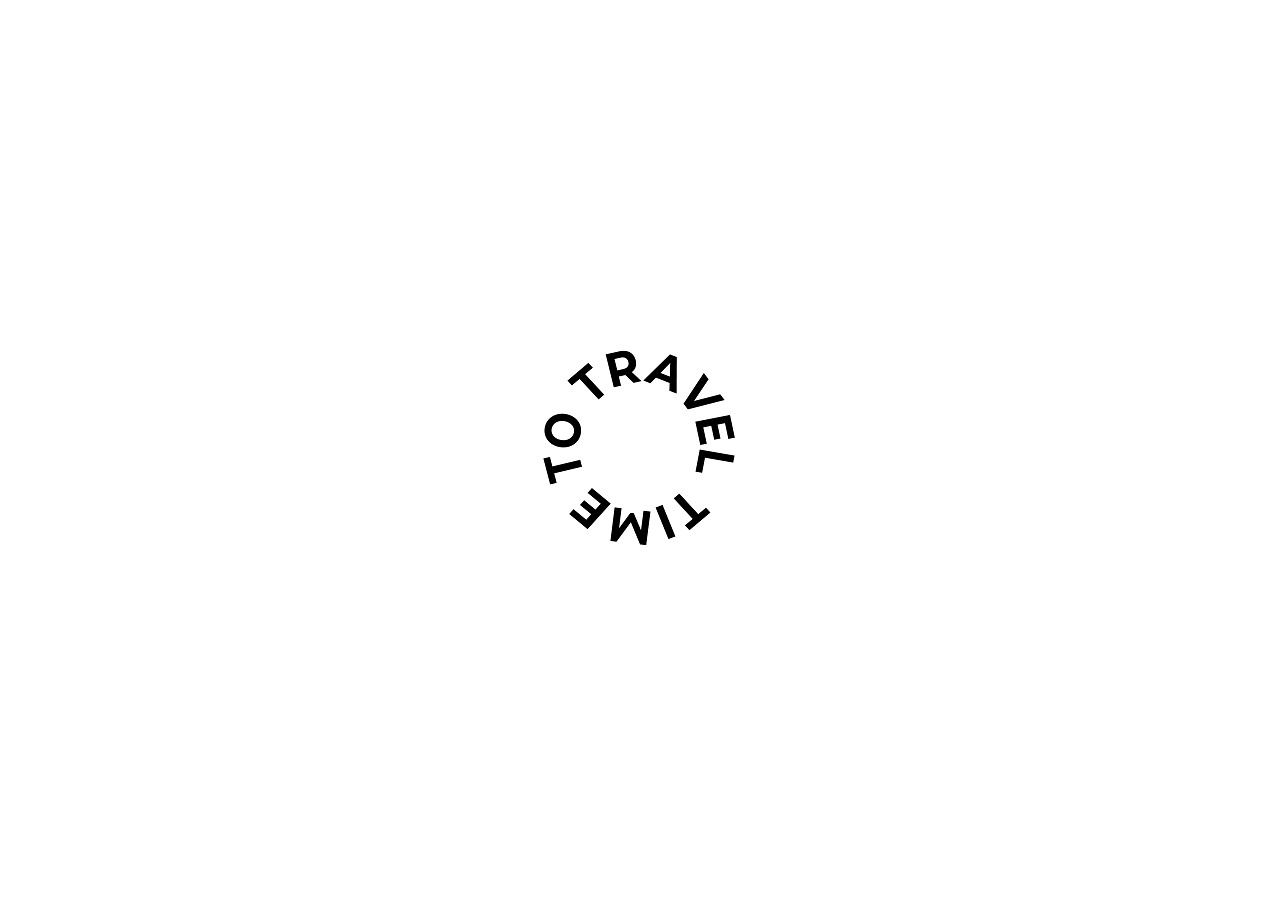
<file: index.html>
<!DOCTYPE html>
<html lang="ru">

<head>

	<meta charset="utf-8">
	<!-- <base href="/"> -->

	<title>Travel Company</title>
	<meta name="description" content="">

	<meta http-equiv="X-UA-Compatible" content="IE=edge">
	<meta name="viewport" content="width=device-width, initial-scale=1, maximum-scale=1">

	<!-- Template Basic Images Start -->
	<meta property="og:image" content="path/to/image.jpg">
	<link rel="icon" href="img/favicon/favicon.ico">
	<link rel="apple-touch-icon" sizes="180x180" href="img/favicon/apple-touch-icon-180x180.png">
	<!-- Template Basic Images End -->

	<!-- Custom Browsers Color Start -->
	<meta name="theme-color" content="#000">
	<!-- Custom Browsers Color End -->

	<link rel="stylesheet" href="css/main.min.css">

</head>

<body>

	<!-- Custom HTML -->
<div class="logo"><img class="img-responsive" src="img/logo-white.png" alt="travel logo"></div>
<div class="humburger">
	<div id="toggle">
    <div class="span" id="one"></div>
    <!-- <div class="span" id="two"></div> -->
    <div class="span" id="three"></div>
	</div>
</div>

<div class="preloader">
	<img src="img/logo2.png" alt="logo travel">
</div>

<div class="socials-icon">
	<a href="#"><i class="fab fa-facebook-f"></i></a>
	<a href="#"><i class="fab fa-instagram"></i></a>
	<a href="#"><i class="fab fa-twitter"></i></a>
</div>

	<main class="main-content" style="background-image: url(img/bg.jpg);">
		<header>
			<div class="header-composition">
				<h1>Summer is time to travel</h1>
				<p>We are big travel company, and we want help you to stay happy</p>
			</div>
		</header>
	</main>

<div class="overlay">
	<ul class="menu">
		<li><a href="index.html">Home</a></li>
		<li><a href="offers.html">Offers</a></li>
		<li><a href="about.html">About</a></li>
	</ul>
</div>

<div id="options-panel" class="options">
	<input type="text" placeholder="Travel Type" >
	<input type="text" placeholder="Destination" >
	<input type="date" placeholder="Date">
	<input type="number" placeholder="Price">
	<button id="btn-ok"><img src="img/search.png" alt="search"></button>
</div>

	<script src="js/scripts.min.js"></script>

</body>
</html>
</file>
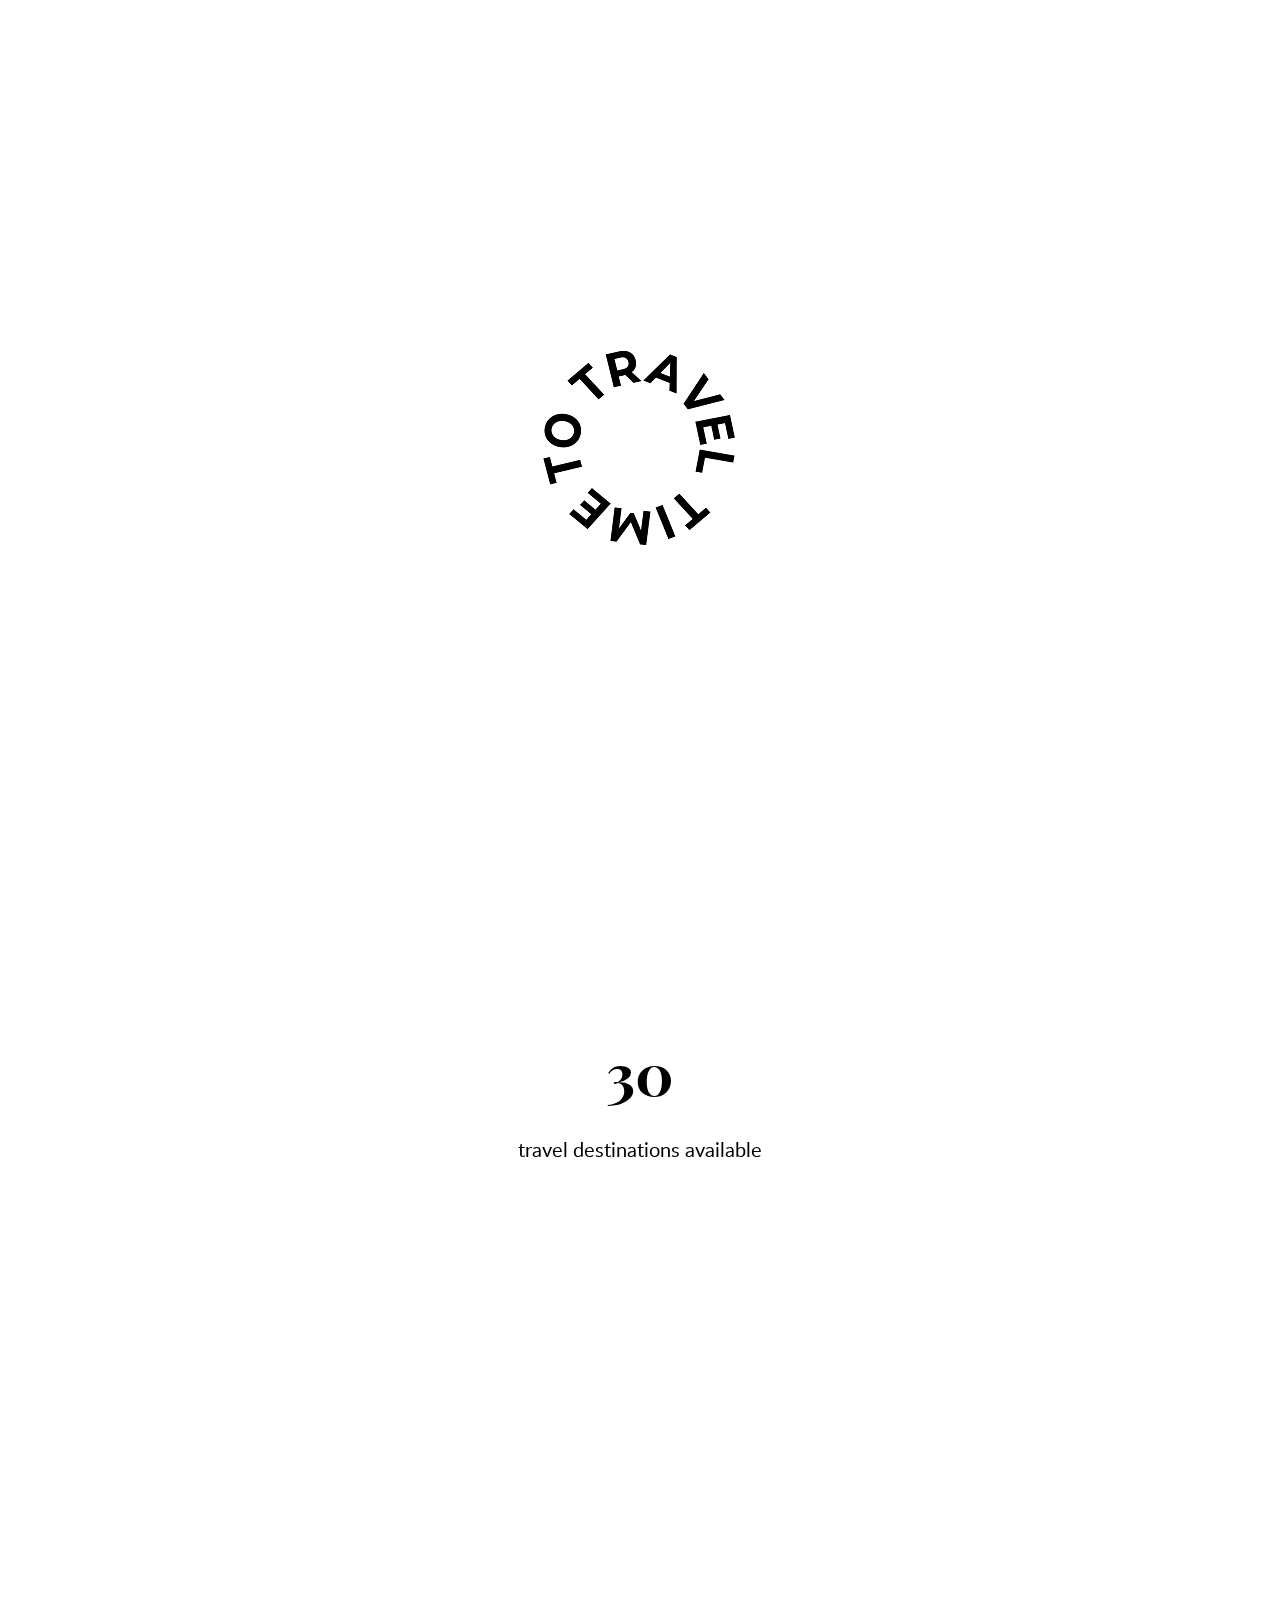
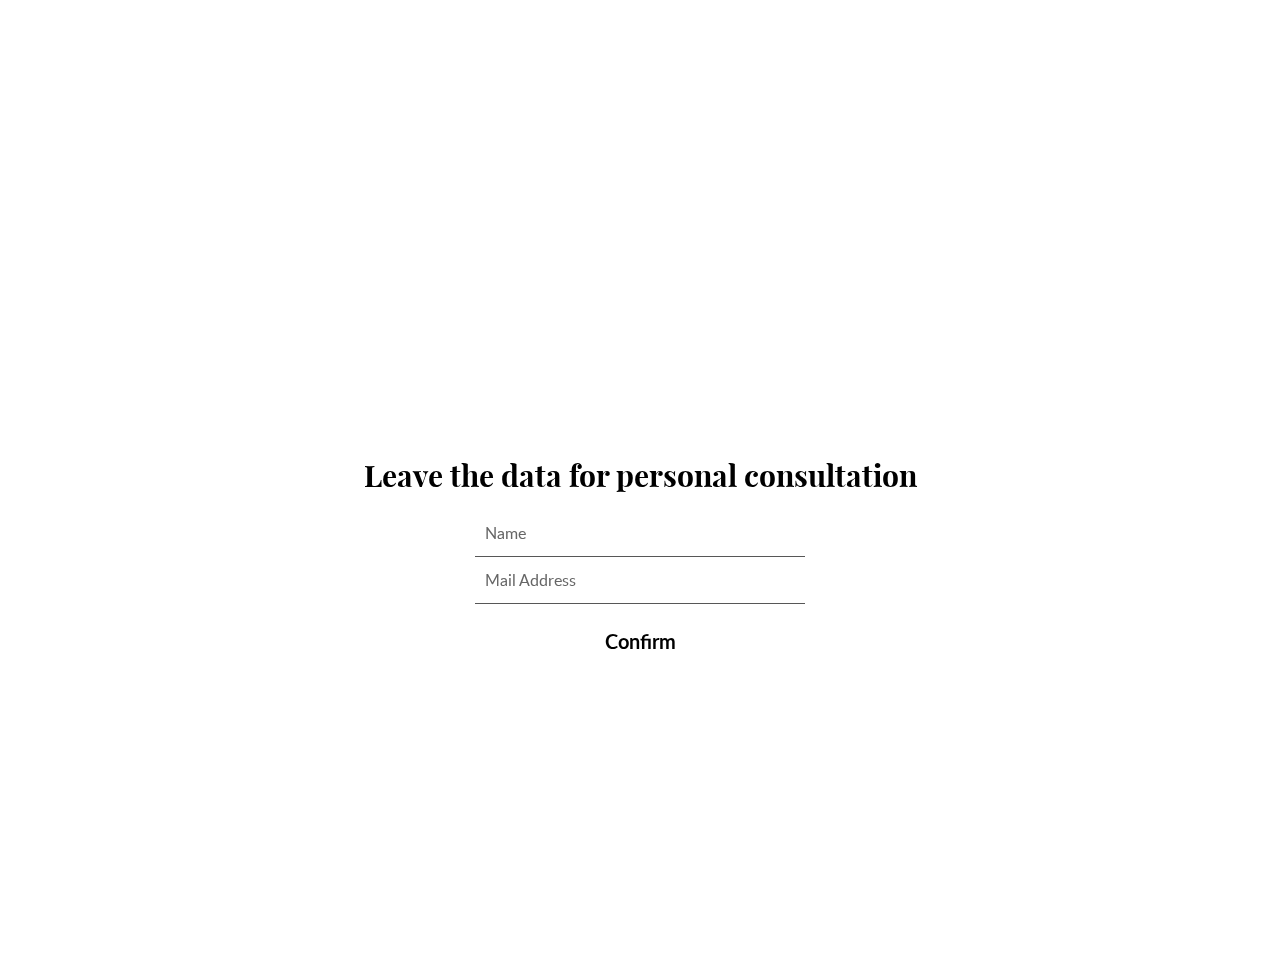
<file: about.html>
<!DOCTYPE html>
<html lang="ru">

<head>

	<meta charset="utf-8">
	<!-- <base href="/"> -->

	<title>Travel Company</title>
	<meta name="description" content="">

	<meta http-equiv="X-UA-Compatible" content="IE=edge">
	<meta name="viewport" content="width=device-width, initial-scale=1, maximum-scale=1">

	<!-- Template Basic Images Start -->
	<meta property="og:image" content="path/to/image.jpg">
	<link rel="icon" href="img/favicon/favicon.ico">
	<link rel="apple-touch-icon" sizes="180x180" href="img/favicon/apple-touch-icon-180x180.png">
	<!-- Template Basic Images End -->

	<!-- Custom Browsers Color Start -->
	<meta name="theme-color" content="#000">
	<!-- Custom Browsers Color End -->

	<link rel="stylesheet" href="css/main.min.css">

</head>

<body class="is-about">

	<!-- Custom HTML -->
  <div class="logo"><img class="img-responsive" src="img/logo.png" alt="travel logo"></div>

  <div class="preloader">
  	<img src="img/logo2.png" alt="logo travel">
  </div>


  <div class="humburger">
  	<div id="toggle">
      <div class="span" id="one"></div>
      <!-- <div class="span" id="two"></div> -->
      <div class="span" id="three"></div>
  	</div>
  </div>

  <div class="overlay">
  	<ul class="menu">
  		<li><a href="index.html">Home</a></li>
  		<li><a href="offers.html">Offers</a></li>
  		<li><a href="about.html">About</a></li>
  	</ul>
  </div>

  <header class="main-header-about">
    <h2>We work for you</h2>
    <button id="btn-down">
      <img src="img/arrow_down.svg" alt="travel navigation">
    </button>
  </header>

  <section class="s-clients">
    <h4 class="h4">3457</h4>
    <p> clients have already taken advantage of our travel services</p>
  </section>

  <section class="s-team" style="background-image: url(img/team.jpg)">
    <div class="text-photo">
      <p>Our team is a
      highly skilled
      staff who is
      always ready
      to help you</p>
    </div>
  </section>

  <section class="s-destination">
    <h4 class="h4">30</h4>
    <p>travel destinations available</p>
  </section>

  <section class="s-personal" style="background-image: url(img/personal.jpg)">
    <div class="text-photo">
      <p>The personal
          approach we
          offer to every
          person will
          help you find
          the best option
          for a trip</p>
    </div>
  </section>

  <section class="s-data">
    <h4 class="h4">Leave the data for personal consultation</h4>
    <input type="text" placeholder="Name">
    <input type="text" placeholder="Mail Address">
    <button id="btn-confirm">Confirm</button>
  </section>

  <footer class="foooter-about">
    <div class="footer-composition">

      <div class="address-box">
        <p><strong>Address: </strong>Warshaw, Elton 34</p>
        <p><strong>Phone: </strong>+480 456 56 56</p>
        <p><strong>Mail: </strong>Office@travel.com</p>
      </div>
      <div class="logo-footer"><img class="img-responsive" src="img/logo.png" alt="travel logo"></div>
      <div class="socials">
      	<a href="#"><i class="fab fa-facebook-f"></i></a>
      	<a href="#"><i class="fab fa-instagram"></i></a>
      	<a href="#"><i class="fab fa-twitter"></i></a>
      </div>

    </div>
  </footer>

	<script src="js/scripts.min.js"></script>

</body>
</html>
</file>
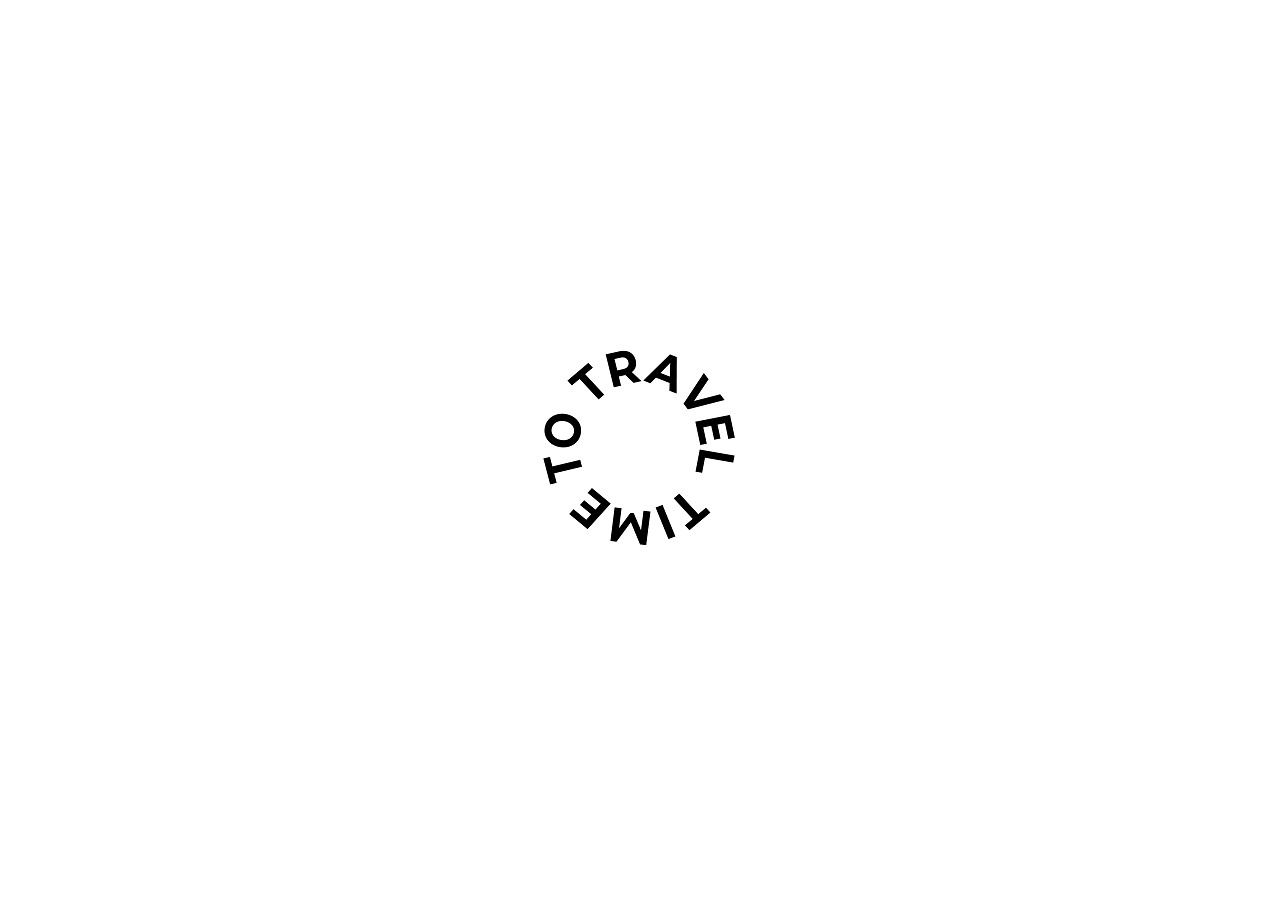
<file: offers.html>
<!DOCTYPE html>
<html lang="ru">

<head>

	<meta charset="utf-8">
	<!-- <base href="/"> -->

	<title>Travel Company</title>
	<meta name="description" content="">

	<meta http-equiv="X-UA-Compatible" content="IE=edge">
	<meta name="viewport" content="width=device-width, initial-scale=1, maximum-scale=1">

	<!-- Template Basic Images Start -->
	<meta property="og:image" content="path/to/image.jpg">
	<link rel="icon" href="img/favicon/favicon.ico">
	<link rel="apple-touch-icon" sizes="180x180" href="img/favicon/apple-touch-icon-180x180.png">
	<!-- Template Basic Images End -->

	<!-- Custom Browsers Color Start -->
	<meta name="theme-color" content="#000">
	<!-- Custom Browsers Color End -->

	<link rel="stylesheet" href="css/main.min.css">

</head>

<body>

	<!-- Custom HTML -->
<div class="logo"><img class="img-responsive" src="img/logo.png" alt="travel logo"></div>

<div class="preloader">
	<img src="img/logo2.png" alt="logo travel">
</div>


<div class="humburger">
	<div id="toggle">
    <div class="span" id="one"></div>
    <!-- <div class="span" id="two"></div> -->
    <div class="span" id="three"></div>
	</div>
</div>

<div class="owl-container-offers">
	<div class="owl-carousel-offers owl-carousel owl-theme">

	    <div class="item">

				<div class="img" style="background-image: url(img/Singapore2.jpg)">
					<h2 class="h2">Singapore</h2>
	    	</div>
				<div class="whitebox"></div>
				<div class="link">
					<div class="text-part">
						<span>Singapore</span>
						<h3 class="h3">Magic of beauty</h3>
						<p>Lorem ipsum dolor sit amet, consectetur adipisicing elit. Perspiciatis excepturi, autem provident debitis labore harum perferendis totam, ea quod! Veritatis maiores excepturi voluptatum</p>
					</div>
					<div class="link-part" href="#" style="background-image: url(img/Singapore1.jpg);">
						<a href="#" class="linka"><img src="img/search-white.png" alt=""></a>
					</div>
				</div>

			</div>

			<div class="item">

				<div class="img" style="background-image: url(img/Istanbul2.jpg)">
					<h2 class="h2">Istanbul</h2>
	    	</div>
				<div class="whitebox"></div>
				<div class="link">
					<div class="text-part">
						<span>Istanbul, <strong>Turkey</strong></span>
						<h3 class="h3">New perspective</h3>
						<p>Lorem ipsum dolor sit amet, consectetur adipisicing elit. Perspiciatis excepturi, autem provident debitis labore harum perferendis totam, ea quod! Veritatis maiores excepturi voluptatum</p>
					</div>
					<div class="link-part" href="#" style="background-image: url(img/Istanbul3.jpg);">
						<a href="#" class="linka"><img src="img/search-white.png" alt=""></a>
					</div>
				</div>

			</div>

			<div class="item">

				<div class="img" style="background-image: url(img/Bangkok3.jpg)">
					<h2 class="h2">Bangkok</h2>

	    	</div>
				<div class="whitebox"></div>
				<div class="link">
					<div class="text-part">
						<span>Bangkok, <strong>Thailand</strong></span>
						<h3 class="h3">Another culture</h3>
						<p>Lorem ipsum dolor sit amet, consectetur adipisicing elit. Perspiciatis excepturi, autem provident debitis labore harum perferendis totam, ea quod! Veritatis maiores excepturi voluptatum</p>
					</div>

					<div class="link-part" href="#" style="background-image: url(img/Bangkok4.jpg);">
						<a href="#" class="linka"><img src="img/search-white.png" alt=""></a>
					</div>
				</div>

			</div>
</div>

<div class="overlay">
	<ul class="menu">
		<li><a href="index.html">Home</a></li>
		<li><a href="offers.html">Offers</a></li>
		<li><a href="about.html">About</a></li>
	</ul>
</div>

	<script src="js/scripts.min.js"></script>

</body>
</html>
</file>
<file: css/main.min.css>
.fa,.fab,.fal,.far,.fas{-moz-osx-font-smoothing:grayscale;-webkit-font-smoothing:antialiased;display:inline-block;font-style:normal;font-variant:normal;text-rendering:auto;line-height:1}.fa-lg{font-size:1.33333em;line-height:.75em;vertical-align:-.0667em}.fa-xs{font-size:.75em}.fa-sm{font-size:.875em}.fa-1x{font-size:1em}.fa-2x{font-size:2em}.fa-3x{font-size:3em}.fa-4x{font-size:4em}.fa-5x{font-size:5em}.fa-6x{font-size:6em}.fa-7x{font-size:7em}.fa-8x{font-size:8em}.fa-9x{font-size:9em}.fa-10x{font-size:10em}.fa-fw{text-align:center;width:1.25em}.fa-ul{list-style-type:none;margin-left:2.5em;padding-left:0}.fa-ul>li{position:relative}.fa-li{left:-2em;position:absolute;text-align:center;width:2em;line-height:inherit}.fa-border{border:.08em solid #eee;border-radius:.1em;padding:.2em .25em .15em}.fa-pull-left{float:left}.fa-pull-right{float:right}.fa.fa-pull-left,.fab.fa-pull-left,.fal.fa-pull-left,.far.fa-pull-left,.fas.fa-pull-left{margin-right:.3em}.fa.fa-pull-right,.fab.fa-pull-right,.fal.fa-pull-right,.far.fa-pull-right,.fas.fa-pull-right{margin-left:.3em}.fa-spin{animation:a 2s infinite linear}.fa-pulse{animation:a 1s infinite steps(8)}@keyframes a{0%{transform:rotate(0)}to{transform:rotate(1turn)}}.fa-rotate-90{transform:rotate(90deg)}.fa-rotate-180{transform:rotate(180deg)}.fa-rotate-270{transform:rotate(270deg)}.fa-flip-horizontal{transform:scaleX(-1)}.fa-flip-vertical{transform:scaleY(-1)}.fa-flip-horizontal.fa-flip-vertical{transform:scale(-1)}:root .fa-flip-horizontal,:root .fa-flip-vertical,:root .fa-rotate-180,:root .fa-rotate-270,:root .fa-rotate-90{-webkit-filter:none;filter:none}.fa-stack{display:inline-block;height:2em;line-height:2em;position:relative;vertical-align:middle;width:2em}.fa-stack-1x,.fa-stack-2x{left:0;position:absolute;text-align:center;width:100%}.fa-stack-1x{line-height:inherit}.fa-stack-2x{font-size:2em}.fa-inverse{color:#fff}.fa-500px:before{content:"\f26e"}.fa-accessible-icon:before{content:"\f368"}.fa-accusoft:before{content:"\f369"}.fa-address-book:before{content:"\f2b9"}.fa-address-card:before{content:"\f2bb"}.fa-adjust:before{content:"\f042"}.fa-adn:before{content:"\f170"}.fa-adversal:before{content:"\f36a"}.fa-affiliatetheme:before{content:"\f36b"}.fa-algolia:before{content:"\f36c"}.fa-align-center:before{content:"\f037"}.fa-align-justify:before{content:"\f039"}.fa-align-left:before{content:"\f036"}.fa-align-right:before{content:"\f038"}.fa-allergies:before{content:"\f461"}.fa-amazon:before{content:"\f270"}.fa-amazon-pay:before{content:"\f42c"}.fa-ambulance:before{content:"\f0f9"}.fa-american-sign-language-interpreting:before{content:"\f2a3"}.fa-amilia:before{content:"\f36d"}.fa-anchor:before{content:"\f13d"}.fa-android:before{content:"\f17b"}.fa-angellist:before{content:"\f209"}.fa-angle-double-down:before{content:"\f103"}.fa-angle-double-left:before{content:"\f100"}.fa-angle-double-right:before{content:"\f101"}.fa-angle-double-up:before{content:"\f102"}.fa-angle-down:before{content:"\f107"}.fa-angle-left:before{content:"\f104"}.fa-angle-right:before{content:"\f105"}.fa-angle-up:before{content:"\f106"}.fa-angry:before{content:"\f556"}.fa-angrycreative:before{content:"\f36e"}.fa-angular:before{content:"\f420"}.fa-app-store:before{content:"\f36f"}.fa-app-store-ios:before{content:"\f370"}.fa-apper:before{content:"\f371"}.fa-apple:before{content:"\f179"}.fa-apple-pay:before{content:"\f415"}.fa-archive:before{content:"\f187"}.fa-archway:before{content:"\f557"}.fa-arrow-alt-circle-down:before{content:"\f358"}.fa-arrow-alt-circle-left:before{content:"\f359"}.fa-arrow-alt-circle-right:before{content:"\f35a"}.fa-arrow-alt-circle-up:before{content:"\f35b"}.fa-arrow-circle-down:before{content:"\f0ab"}.fa-arrow-circle-left:before{content:"\f0a8"}.fa-arrow-circle-right:before{content:"\f0a9"}.fa-arrow-circle-up:before{content:"\f0aa"}.fa-arrow-down:before{content:"\f063"}.fa-arrow-left:before{content:"\f060"}.fa-arrow-right:before{content:"\f061"}.fa-arrow-up:before{content:"\f062"}.fa-arrows-alt:before{content:"\f0b2"}.fa-arrows-alt-h:before{content:"\f337"}.fa-arrows-alt-v:before{content:"\f338"}.fa-assistive-listening-systems:before{content:"\f2a2"}.fa-asterisk:before{content:"\f069"}.fa-asymmetrik:before{content:"\f372"}.fa-at:before{content:"\f1fa"}.fa-atlas:before{content:"\f558"}.fa-audible:before{content:"\f373"}.fa-audio-description:before{content:"\f29e"}.fa-autoprefixer:before{content:"\f41c"}.fa-avianex:before{content:"\f374"}.fa-aviato:before{content:"\f421"}.fa-award:before{content:"\f559"}.fa-aws:before{content:"\f375"}.fa-backspace:before{content:"\f55a"}.fa-backward:before{content:"\f04a"}.fa-balance-scale:before{content:"\f24e"}.fa-ban:before{content:"\f05e"}.fa-band-aid:before{content:"\f462"}.fa-bandcamp:before{content:"\f2d5"}.fa-barcode:before{content:"\f02a"}.fa-bars:before{content:"\f0c9"}.fa-baseball-ball:before{content:"\f433"}.fa-basketball-ball:before{content:"\f434"}.fa-bath:before{content:"\f2cd"}.fa-battery-empty:before{content:"\f244"}.fa-battery-full:before{content:"\f240"}.fa-battery-half:before{content:"\f242"}.fa-battery-quarter:before{content:"\f243"}.fa-battery-three-quarters:before{content:"\f241"}.fa-bed:before{content:"\f236"}.fa-beer:before{content:"\f0fc"}.fa-behance:before{content:"\f1b4"}.fa-behance-square:before{content:"\f1b5"}.fa-bell:before{content:"\f0f3"}.fa-bell-slash:before{content:"\f1f6"}.fa-bezier-curve:before{content:"\f55b"}.fa-bicycle:before{content:"\f206"}.fa-bimobject:before{content:"\f378"}.fa-binoculars:before{content:"\f1e5"}.fa-birthday-cake:before{content:"\f1fd"}.fa-bitbucket:before{content:"\f171"}.fa-bitcoin:before{content:"\f379"}.fa-bity:before{content:"\f37a"}.fa-black-tie:before{content:"\f27e"}.fa-blackberry:before{content:"\f37b"}.fa-blender:before{content:"\f517"}.fa-blind:before{content:"\f29d"}.fa-blogger:before{content:"\f37c"}.fa-blogger-b:before{content:"\f37d"}.fa-bluetooth:before{content:"\f293"}.fa-bluetooth-b:before{content:"\f294"}.fa-bold:before{content:"\f032"}.fa-bolt:before{content:"\f0e7"}.fa-bomb:before{content:"\f1e2"}.fa-bong:before{content:"\f55c"}.fa-book:before{content:"\f02d"}.fa-book-open:before{content:"\f518"}.fa-bookmark:before{content:"\f02e"}.fa-bowling-ball:before{content:"\f436"}.fa-box:before{content:"\f466"}.fa-box-open:before{content:"\f49e"}.fa-boxes:before{content:"\f468"}.fa-braille:before{content:"\f2a1"}.fa-briefcase:before{content:"\f0b1"}.fa-briefcase-medical:before{content:"\f469"}.fa-broadcast-tower:before{content:"\f519"}.fa-broom:before{content:"\f51a"}.fa-brush:before{content:"\f55d"}.fa-btc:before{content:"\f15a"}.fa-bug:before{content:"\f188"}.fa-building:before{content:"\f1ad"}.fa-bullhorn:before{content:"\f0a1"}.fa-bullseye:before{content:"\f140"}.fa-burn:before{content:"\f46a"}.fa-buromobelexperte:before{content:"\f37f"}.fa-bus:before{content:"\f207"}.fa-bus-alt:before{content:"\f55e"}.fa-buysellads:before{content:"\f20d"}.fa-calculator:before{content:"\f1ec"}.fa-calendar:before{content:"\f133"}.fa-calendar-alt:before{content:"\f073"}.fa-calendar-check:before{content:"\f274"}.fa-calendar-minus:before{content:"\f272"}.fa-calendar-plus:before{content:"\f271"}.fa-calendar-times:before{content:"\f273"}.fa-camera:before{content:"\f030"}.fa-camera-retro:before{content:"\f083"}.fa-cannabis:before{content:"\f55f"}.fa-capsules:before{content:"\f46b"}.fa-car:before{content:"\f1b9"}.fa-caret-down:before{content:"\f0d7"}.fa-caret-left:before{content:"\f0d9"}.fa-caret-right:before{content:"\f0da"}.fa-caret-square-down:before{content:"\f150"}.fa-caret-square-left:before{content:"\f191"}.fa-caret-square-right:before{content:"\f152"}.fa-caret-square-up:before{content:"\f151"}.fa-caret-up:before{content:"\f0d8"}.fa-cart-arrow-down:before{content:"\f218"}.fa-cart-plus:before{content:"\f217"}.fa-cc-amazon-pay:before{content:"\f42d"}.fa-cc-amex:before{content:"\f1f3"}.fa-cc-apple-pay:before{content:"\f416"}.fa-cc-diners-club:before{content:"\f24c"}.fa-cc-discover:before{content:"\f1f2"}.fa-cc-jcb:before{content:"\f24b"}.fa-cc-mastercard:before{content:"\f1f1"}.fa-cc-paypal:before{content:"\f1f4"}.fa-cc-stripe:before{content:"\f1f5"}.fa-cc-visa:before{content:"\f1f0"}.fa-centercode:before{content:"\f380"}.fa-certificate:before{content:"\f0a3"}.fa-chalkboard:before{content:"\f51b"}.fa-chalkboard-teacher:before{content:"\f51c"}.fa-chart-area:before{content:"\f1fe"}.fa-chart-bar:before{content:"\f080"}.fa-chart-line:before{content:"\f201"}.fa-chart-pie:before{content:"\f200"}.fa-check:before{content:"\f00c"}.fa-check-circle:before{content:"\f058"}.fa-check-double:before{content:"\f560"}.fa-check-square:before{content:"\f14a"}.fa-chess:before{content:"\f439"}.fa-chess-bishop:before{content:"\f43a"}.fa-chess-board:before{content:"\f43c"}.fa-chess-king:before{content:"\f43f"}.fa-chess-knight:before{content:"\f441"}.fa-chess-pawn:before{content:"\f443"}.fa-chess-queen:before{content:"\f445"}.fa-chess-rook:before{content:"\f447"}.fa-chevron-circle-down:before{content:"\f13a"}.fa-chevron-circle-left:before{content:"\f137"}.fa-chevron-circle-right:before{content:"\f138"}.fa-chevron-circle-up:before{content:"\f139"}.fa-chevron-down:before{content:"\f078"}.fa-chevron-left:before{content:"\f053"}.fa-chevron-right:before{content:"\f054"}.fa-chevron-up:before{content:"\f077"}.fa-child:before{content:"\f1ae"}.fa-chrome:before{content:"\f268"}.fa-church:before{content:"\f51d"}.fa-circle:before{content:"\f111"}.fa-circle-notch:before{content:"\f1ce"}.fa-clipboard:before{content:"\f328"}.fa-clipboard-check:before{content:"\f46c"}.fa-clipboard-list:before{content:"\f46d"}.fa-clock:before{content:"\f017"}.fa-clone:before{content:"\f24d"}.fa-closed-captioning:before{content:"\f20a"}.fa-cloud:before{content:"\f0c2"}.fa-cloud-download-alt:before{content:"\f381"}.fa-cloud-upload-alt:before{content:"\f382"}.fa-cloudscale:before{content:"\f383"}.fa-cloudsmith:before{content:"\f384"}.fa-cloudversify:before{content:"\f385"}.fa-cocktail:before{content:"\f561"}.fa-code:before{content:"\f121"}.fa-code-branch:before{content:"\f126"}.fa-codepen:before{content:"\f1cb"}.fa-codiepie:before{content:"\f284"}.fa-coffee:before{content:"\f0f4"}.fa-cog:before{content:"\f013"}.fa-cogs:before{content:"\f085"}.fa-coins:before{content:"\f51e"}.fa-columns:before{content:"\f0db"}.fa-comment:before{content:"\f075"}.fa-comment-alt:before{content:"\f27a"}.fa-comment-dots:before{content:"\f4ad"}.fa-comment-slash:before{content:"\f4b3"}.fa-comments:before{content:"\f086"}.fa-compact-disc:before{content:"\f51f"}.fa-compass:before{content:"\f14e"}.fa-compress:before{content:"\f066"}.fa-concierge-bell:before{content:"\f562"}.fa-connectdevelop:before{content:"\f20e"}.fa-contao:before{content:"\f26d"}.fa-cookie:before{content:"\f563"}.fa-cookie-bite:before{content:"\f564"}.fa-copy:before{content:"\f0c5"}.fa-copyright:before{content:"\f1f9"}.fa-couch:before{content:"\f4b8"}.fa-cpanel:before{content:"\f388"}.fa-creative-commons:before{content:"\f25e"}.fa-creative-commons-by:before{content:"\f4e7"}.fa-creative-commons-nc:before{content:"\f4e8"}.fa-creative-commons-nc-eu:before{content:"\f4e9"}.fa-creative-commons-nc-jp:before{content:"\f4ea"}.fa-creative-commons-nd:before{content:"\f4eb"}.fa-creative-commons-pd:before{content:"\f4ec"}.fa-creative-commons-pd-alt:before{content:"\f4ed"}.fa-creative-commons-remix:before{content:"\f4ee"}.fa-creative-commons-sa:before{content:"\f4ef"}.fa-creative-commons-sampling:before{content:"\f4f0"}.fa-creative-commons-sampling-plus:before{content:"\f4f1"}.fa-creative-commons-share:before{content:"\f4f2"}.fa-credit-card:before{content:"\f09d"}.fa-crop:before{content:"\f125"}.fa-crop-alt:before{content:"\f565"}.fa-crosshairs:before{content:"\f05b"}.fa-crow:before{content:"\f520"}.fa-crown:before{content:"\f521"}.fa-css3:before{content:"\f13c"}.fa-css3-alt:before{content:"\f38b"}.fa-cube:before{content:"\f1b2"}.fa-cubes:before{content:"\f1b3"}.fa-cut:before{content:"\f0c4"}.fa-cuttlefish:before{content:"\f38c"}.fa-d-and-d:before{content:"\f38d"}.fa-dashcube:before{content:"\f210"}.fa-database:before{content:"\f1c0"}.fa-deaf:before{content:"\f2a4"}.fa-delicious:before{content:"\f1a5"}.fa-deploydog:before{content:"\f38e"}.fa-deskpro:before{content:"\f38f"}.fa-desktop:before{content:"\f108"}.fa-deviantart:before{content:"\f1bd"}.fa-diagnoses:before{content:"\f470"}.fa-dice:before{content:"\f522"}.fa-dice-five:before{content:"\f523"}.fa-dice-four:before{content:"\f524"}.fa-dice-one:before{content:"\f525"}.fa-dice-six:before{content:"\f526"}.fa-dice-three:before{content:"\f527"}.fa-dice-two:before{content:"\f528"}.fa-digg:before{content:"\f1a6"}.fa-digital-ocean:before{content:"\f391"}.fa-digital-tachograph:before{content:"\f566"}.fa-discord:before{content:"\f392"}.fa-discourse:before{content:"\f393"}.fa-divide:before{content:"\f529"}.fa-dizzy:before{content:"\f567"}.fa-dna:before{content:"\f471"}.fa-dochub:before{content:"\f394"}.fa-docker:before{content:"\f395"}.fa-dollar-sign:before{content:"\f155"}.fa-dolly:before{content:"\f472"}.fa-dolly-flatbed:before{content:"\f474"}.fa-donate:before{content:"\f4b9"}.fa-door-closed:before{content:"\f52a"}.fa-door-open:before{content:"\f52b"}.fa-dot-circle:before{content:"\f192"}.fa-dove:before{content:"\f4ba"}.fa-download:before{content:"\f019"}.fa-draft2digital:before{content:"\f396"}.fa-drafting-compass:before{content:"\f568"}.fa-dribbble:before{content:"\f17d"}.fa-dribbble-square:before{content:"\f397"}.fa-dropbox:before{content:"\f16b"}.fa-drum:before{content:"\f569"}.fa-drum-steelpan:before{content:"\f56a"}.fa-drupal:before{content:"\f1a9"}.fa-dumbbell:before{content:"\f44b"}.fa-dyalog:before{content:"\f399"}.fa-earlybirds:before{content:"\f39a"}.fa-ebay:before{content:"\f4f4"}.fa-edge:before{content:"\f282"}.fa-edit:before{content:"\f044"}.fa-eject:before{content:"\f052"}.fa-elementor:before{content:"\f430"}.fa-ellipsis-h:before{content:"\f141"}.fa-ellipsis-v:before{content:"\f142"}.fa-ember:before{content:"\f423"}.fa-empire:before{content:"\f1d1"}.fa-envelope:before{content:"\f0e0"}.fa-envelope-open:before{content:"\f2b6"}.fa-envelope-square:before{content:"\f199"}.fa-envira:before{content:"\f299"}.fa-equals:before{content:"\f52c"}.fa-eraser:before{content:"\f12d"}.fa-erlang:before{content:"\f39d"}.fa-ethereum:before{content:"\f42e"}.fa-etsy:before{content:"\f2d7"}.fa-euro-sign:before{content:"\f153"}.fa-exchange-alt:before{content:"\f362"}.fa-exclamation:before{content:"\f12a"}.fa-exclamation-circle:before{content:"\f06a"}.fa-exclamation-triangle:before{content:"\f071"}.fa-expand:before{content:"\f065"}.fa-expand-arrows-alt:before{content:"\f31e"}.fa-expeditedssl:before{content:"\f23e"}.fa-external-link-alt:before{content:"\f35d"}.fa-external-link-square-alt:before{content:"\f360"}.fa-eye:before{content:"\f06e"}.fa-eye-dropper:before{content:"\f1fb"}.fa-eye-slash:before{content:"\f070"}.fa-facebook:before{content:"\f09a"}.fa-facebook-f:before{content:"\f39e"}.fa-facebook-messenger:before{content:"\f39f"}.fa-facebook-square:before{content:"\f082"}.fa-fast-backward:before{content:"\f049"}.fa-fast-forward:before{content:"\f050"}.fa-fax:before{content:"\f1ac"}.fa-feather:before{content:"\f52d"}.fa-feather-alt:before{content:"\f56b"}.fa-female:before{content:"\f182"}.fa-fighter-jet:before{content:"\f0fb"}.fa-file:before{content:"\f15b"}.fa-file-alt:before{content:"\f15c"}.fa-file-archive:before{content:"\f1c6"}.fa-file-audio:before{content:"\f1c7"}.fa-file-code:before{content:"\f1c9"}.fa-file-contract:before{content:"\f56c"}.fa-file-download:before{content:"\f56d"}.fa-file-excel:before{content:"\f1c3"}.fa-file-export:before{content:"\f56e"}.fa-file-image:before{content:"\f1c5"}.fa-file-import:before{content:"\f56f"}.fa-file-invoice:before{content:"\f570"}.fa-file-invoice-dollar:before{content:"\f571"}.fa-file-medical:before{content:"\f477"}.fa-file-medical-alt:before{content:"\f478"}.fa-file-pdf:before{content:"\f1c1"}.fa-file-powerpoint:before{content:"\f1c4"}.fa-file-prescription:before{content:"\f572"}.fa-file-signature:before{content:"\f573"}.fa-file-upload:before{content:"\f574"}.fa-file-video:before{content:"\f1c8"}.fa-file-word:before{content:"\f1c2"}.fa-fill:before{content:"\f575"}.fa-fill-drip:before{content:"\f576"}.fa-film:before{content:"\f008"}.fa-filter:before{content:"\f0b0"}.fa-fingerprint:before{content:"\f577"}.fa-fire:before{content:"\f06d"}.fa-fire-extinguisher:before{content:"\f134"}.fa-firefox:before{content:"\f269"}.fa-first-aid:before{content:"\f479"}.fa-first-order:before{content:"\f2b0"}.fa-first-order-alt:before{content:"\f50a"}.fa-firstdraft:before{content:"\f3a1"}.fa-fish:before{content:"\f578"}.fa-flag:before{content:"\f024"}.fa-flag-checkered:before{content:"\f11e"}.fa-flask:before{content:"\f0c3"}.fa-flickr:before{content:"\f16e"}.fa-flipboard:before{content:"\f44d"}.fa-flushed:before{content:"\f579"}.fa-fly:before{content:"\f417"}.fa-folder:before{content:"\f07b"}.fa-folder-open:before{content:"\f07c"}.fa-font:before{content:"\f031"}.fa-font-awesome:before{content:"\f2b4"}.fa-font-awesome-alt:before{content:"\f35c"}.fa-font-awesome-flag:before{content:"\f425"}.fa-font-awesome-logo-full:before{content:"\f4e6"}.fa-fonticons:before{content:"\f280"}.fa-fonticons-fi:before{content:"\f3a2"}.fa-football-ball:before{content:"\f44e"}.fa-fort-awesome:before{content:"\f286"}.fa-fort-awesome-alt:before{content:"\f3a3"}.fa-forumbee:before{content:"\f211"}.fa-forward:before{content:"\f04e"}.fa-foursquare:before{content:"\f180"}.fa-free-code-camp:before{content:"\f2c5"}.fa-freebsd:before{content:"\f3a4"}.fa-frog:before{content:"\f52e"}.fa-frown:before{content:"\f119"}.fa-frown-open:before{content:"\f57a"}.fa-fulcrum:before{content:"\f50b"}.fa-futbol:before{content:"\f1e3"}.fa-galactic-republic:before{content:"\f50c"}.fa-galactic-senate:before{content:"\f50d"}.fa-gamepad:before{content:"\f11b"}.fa-gas-pump:before{content:"\f52f"}.fa-gavel:before{content:"\f0e3"}.fa-gem:before{content:"\f3a5"}.fa-genderless:before{content:"\f22d"}.fa-get-pocket:before{content:"\f265"}.fa-gg:before{content:"\f260"}.fa-gg-circle:before{content:"\f261"}.fa-gift:before{content:"\f06b"}.fa-git:before{content:"\f1d3"}.fa-git-square:before{content:"\f1d2"}.fa-github:before{content:"\f09b"}.fa-github-alt:before{content:"\f113"}.fa-github-square:before{content:"\f092"}.fa-gitkraken:before{content:"\f3a6"}.fa-gitlab:before{content:"\f296"}.fa-gitter:before{content:"\f426"}.fa-glass-martini:before{content:"\f000"}.fa-glass-martini-alt:before{content:"\f57b"}.fa-glasses:before{content:"\f530"}.fa-glide:before{content:"\f2a5"}.fa-glide-g:before{content:"\f2a6"}.fa-globe:before{content:"\f0ac"}.fa-globe-africa:before{content:"\f57c"}.fa-globe-americas:before{content:"\f57d"}.fa-globe-asia:before{content:"\f57e"}.fa-gofore:before{content:"\f3a7"}.fa-golf-ball:before{content:"\f450"}.fa-goodreads:before{content:"\f3a8"}.fa-goodreads-g:before{content:"\f3a9"}.fa-google:before{content:"\f1a0"}.fa-google-drive:before{content:"\f3aa"}.fa-google-play:before{content:"\f3ab"}.fa-google-plus:before{content:"\f2b3"}.fa-google-plus-g:before{content:"\f0d5"}.fa-google-plus-square:before{content:"\f0d4"}.fa-google-wallet:before{content:"\f1ee"}.fa-graduation-cap:before{content:"\f19d"}.fa-gratipay:before{content:"\f184"}.fa-grav:before{content:"\f2d6"}.fa-greater-than:before{content:"\f531"}.fa-greater-than-equal:before{content:"\f532"}.fa-grimace:before{content:"\f57f"}.fa-grin:before{content:"\f580"}.fa-grin-alt:before{content:"\f581"}.fa-grin-beam:before{content:"\f582"}.fa-grin-beam-sweat:before{content:"\f583"}.fa-grin-hearts:before{content:"\f584"}.fa-grin-squint:before{content:"\f585"}.fa-grin-squint-tears:before{content:"\f586"}.fa-grin-stars:before{content:"\f587"}.fa-grin-tears:before{content:"\f588"}.fa-grin-tongue:before{content:"\f589"}.fa-grin-tongue-squint:before{content:"\f58a"}.fa-grin-tongue-wink:before{content:"\f58b"}.fa-grin-wink:before{content:"\f58c"}.fa-grip-horizontal:before{content:"\f58d"}.fa-grip-vertical:before{content:"\f58e"}.fa-gripfire:before{content:"\f3ac"}.fa-grunt:before{content:"\f3ad"}.fa-gulp:before{content:"\f3ae"}.fa-h-square:before{content:"\f0fd"}.fa-hacker-news:before{content:"\f1d4"}.fa-hacker-news-square:before{content:"\f3af"}.fa-hand-holding:before{content:"\f4bd"}.fa-hand-holding-heart:before{content:"\f4be"}.fa-hand-holding-usd:before{content:"\f4c0"}.fa-hand-lizard:before{content:"\f258"}.fa-hand-paper:before{content:"\f256"}.fa-hand-peace:before{content:"\f25b"}.fa-hand-point-down:before{content:"\f0a7"}.fa-hand-point-left:before{content:"\f0a5"}.fa-hand-point-right:before{content:"\f0a4"}.fa-hand-point-up:before{content:"\f0a6"}.fa-hand-pointer:before{content:"\f25a"}.fa-hand-rock:before{content:"\f255"}.fa-hand-scissors:before{content:"\f257"}.fa-hand-spock:before{content:"\f259"}.fa-hands:before{content:"\f4c2"}.fa-hands-helping:before{content:"\f4c4"}.fa-handshake:before{content:"\f2b5"}.fa-hashtag:before{content:"\f292"}.fa-hdd:before{content:"\f0a0"}.fa-heading:before{content:"\f1dc"}.fa-headphones:before{content:"\f025"}.fa-headphones-alt:before{content:"\f58f"}.fa-headset:before{content:"\f590"}.fa-heart:before{content:"\f004"}.fa-heartbeat:before{content:"\f21e"}.fa-helicopter:before{content:"\f533"}.fa-highlighter:before{content:"\f591"}.fa-hips:before{content:"\f452"}.fa-hire-a-helper:before{content:"\f3b0"}.fa-history:before{content:"\f1da"}.fa-hockey-puck:before{content:"\f453"}.fa-home:before{content:"\f015"}.fa-hooli:before{content:"\f427"}.fa-hornbill:before{content:"\f592"}.fa-hospital:before{content:"\f0f8"}.fa-hospital-alt:before{content:"\f47d"}.fa-hospital-symbol:before{content:"\f47e"}.fa-hot-tub:before{content:"\f593"}.fa-hotel:before{content:"\f594"}.fa-hotjar:before{content:"\f3b1"}.fa-hourglass:before{content:"\f254"}.fa-hourglass-end:before{content:"\f253"}.fa-hourglass-half:before{content:"\f252"}.fa-hourglass-start:before{content:"\f251"}.fa-houzz:before{content:"\f27c"}.fa-html5:before{content:"\f13b"}.fa-hubspot:before{content:"\f3b2"}.fa-i-cursor:before{content:"\f246"}.fa-id-badge:before{content:"\f2c1"}.fa-id-card:before{content:"\f2c2"}.fa-id-card-alt:before{content:"\f47f"}.fa-image:before{content:"\f03e"}.fa-images:before{content:"\f302"}.fa-imdb:before{content:"\f2d8"}.fa-inbox:before{content:"\f01c"}.fa-indent:before{content:"\f03c"}.fa-industry:before{content:"\f275"}.fa-infinity:before{content:"\f534"}.fa-info:before{content:"\f129"}.fa-info-circle:before{content:"\f05a"}.fa-instagram:before{content:"\f16d"}.fa-internet-explorer:before{content:"\f26b"}.fa-ioxhost:before{content:"\f208"}.fa-italic:before{content:"\f033"}.fa-itunes:before{content:"\f3b4"}.fa-itunes-note:before{content:"\f3b5"}.fa-java:before{content:"\f4e4"}.fa-jedi-order:before{content:"\f50e"}.fa-jenkins:before{content:"\f3b6"}.fa-joget:before{content:"\f3b7"}.fa-joint:before{content:"\f595"}.fa-joomla:before{content:"\f1aa"}.fa-js:before{content:"\f3b8"}.fa-js-square:before{content:"\f3b9"}.fa-jsfiddle:before{content:"\f1cc"}.fa-key:before{content:"\f084"}.fa-keybase:before{content:"\f4f5"}.fa-keyboard:before{content:"\f11c"}.fa-keycdn:before{content:"\f3ba"}.fa-kickstarter:before{content:"\f3bb"}.fa-kickstarter-k:before{content:"\f3bc"}.fa-kiss:before{content:"\f596"}.fa-kiss-beam:before{content:"\f597"}.fa-kiss-wink-heart:before{content:"\f598"}.fa-kiwi-bird:before{content:"\f535"}.fa-korvue:before{content:"\f42f"}.fa-language:before{content:"\f1ab"}.fa-laptop:before{content:"\f109"}.fa-laravel:before{content:"\f3bd"}.fa-lastfm:before{content:"\f202"}.fa-lastfm-square:before{content:"\f203"}.fa-laugh:before{content:"\f599"}.fa-laugh-beam:before{content:"\f59a"}.fa-laugh-squint:before{content:"\f59b"}.fa-laugh-wink:before{content:"\f59c"}.fa-leaf:before{content:"\f06c"}.fa-leanpub:before{content:"\f212"}.fa-lemon:before{content:"\f094"}.fa-less:before{content:"\f41d"}.fa-less-than:before{content:"\f536"}.fa-less-than-equal:before{content:"\f537"}.fa-level-down-alt:before{content:"\f3be"}.fa-level-up-alt:before{content:"\f3bf"}.fa-life-ring:before{content:"\f1cd"}.fa-lightbulb:before{content:"\f0eb"}.fa-line:before{content:"\f3c0"}.fa-link:before{content:"\f0c1"}.fa-linkedin:before{content:"\f08c"}.fa-linkedin-in:before{content:"\f0e1"}.fa-linode:before{content:"\f2b8"}.fa-linux:before{content:"\f17c"}.fa-lira-sign:before{content:"\f195"}.fa-list:before{content:"\f03a"}.fa-list-alt:before{content:"\f022"}.fa-list-ol:before{content:"\f0cb"}.fa-list-ul:before{content:"\f0ca"}.fa-location-arrow:before{content:"\f124"}.fa-lock:before{content:"\f023"}.fa-lock-open:before{content:"\f3c1"}.fa-long-arrow-alt-down:before{content:"\f309"}.fa-long-arrow-alt-left:before{content:"\f30a"}.fa-long-arrow-alt-right:before{content:"\f30b"}.fa-long-arrow-alt-up:before{content:"\f30c"}.fa-low-vision:before{content:"\f2a8"}.fa-luggage-cart:before{content:"\f59d"}.fa-lyft:before{content:"\f3c3"}.fa-magento:before{content:"\f3c4"}.fa-magic:before{content:"\f0d0"}.fa-magnet:before{content:"\f076"}.fa-mailchimp:before{content:"\f59e"}.fa-male:before{content:"\f183"}.fa-mandalorian:before{content:"\f50f"}.fa-map:before{content:"\f279"}.fa-map-marked:before{content:"\f59f"}.fa-map-marked-alt:before{content:"\f5a0"}.fa-map-marker:before{content:"\f041"}.fa-map-marker-alt:before{content:"\f3c5"}.fa-map-pin:before{content:"\f276"}.fa-map-signs:before{content:"\f277"}.fa-marker:before{content:"\f5a1"}.fa-mars:before{content:"\f222"}.fa-mars-double:before{content:"\f227"}.fa-mars-stroke:before{content:"\f229"}.fa-mars-stroke-h:before{content:"\f22b"}.fa-mars-stroke-v:before{content:"\f22a"}.fa-mastodon:before{content:"\f4f6"}.fa-maxcdn:before{content:"\f136"}.fa-medal:before{content:"\f5a2"}.fa-medapps:before{content:"\f3c6"}.fa-medium:before{content:"\f23a"}.fa-medium-m:before{content:"\f3c7"}.fa-medkit:before{content:"\f0fa"}.fa-medrt:before{content:"\f3c8"}.fa-meetup:before{content:"\f2e0"}.fa-megaport:before{content:"\f5a3"}.fa-meh:before{content:"\f11a"}.fa-meh-blank:before{content:"\f5a4"}.fa-meh-rolling-eyes:before{content:"\f5a5"}.fa-memory:before{content:"\f538"}.fa-mercury:before{content:"\f223"}.fa-microchip:before{content:"\f2db"}.fa-microphone:before{content:"\f130"}.fa-microphone-alt:before{content:"\f3c9"}.fa-microphone-alt-slash:before{content:"\f539"}.fa-microphone-slash:before{content:"\f131"}.fa-microsoft:before{content:"\f3ca"}.fa-minus:before{content:"\f068"}.fa-minus-circle:before{content:"\f056"}.fa-minus-square:before{content:"\f146"}.fa-mix:before{content:"\f3cb"}.fa-mixcloud:before{content:"\f289"}.fa-mizuni:before{content:"\f3cc"}.fa-mobile:before{content:"\f10b"}.fa-mobile-alt:before{content:"\f3cd"}.fa-modx:before{content:"\f285"}.fa-monero:before{content:"\f3d0"}.fa-money-bill:before{content:"\f0d6"}.fa-money-bill-alt:before{content:"\f3d1"}.fa-money-bill-wave:before{content:"\f53a"}.fa-money-bill-wave-alt:before{content:"\f53b"}.fa-money-check:before{content:"\f53c"}.fa-money-check-alt:before{content:"\f53d"}.fa-monument:before{content:"\f5a6"}.fa-moon:before{content:"\f186"}.fa-mortar-pestle:before{content:"\f5a7"}.fa-motorcycle:before{content:"\f21c"}.fa-mouse-pointer:before{content:"\f245"}.fa-music:before{content:"\f001"}.fa-napster:before{content:"\f3d2"}.fa-neuter:before{content:"\f22c"}.fa-newspaper:before{content:"\f1ea"}.fa-nimblr:before{content:"\f5a8"}.fa-nintendo-switch:before{content:"\f418"}.fa-node:before{content:"\f419"}.fa-node-js:before{content:"\f3d3"}.fa-not-equal:before{content:"\f53e"}.fa-notes-medical:before{content:"\f481"}.fa-npm:before{content:"\f3d4"}.fa-ns8:before{content:"\f3d5"}.fa-nutritionix:before{content:"\f3d6"}.fa-object-group:before{content:"\f247"}.fa-object-ungroup:before{content:"\f248"}.fa-odnoklassniki:before{content:"\f263"}.fa-odnoklassniki-square:before{content:"\f264"}.fa-old-republic:before{content:"\f510"}.fa-opencart:before{content:"\f23d"}.fa-openid:before{content:"\f19b"}.fa-opera:before{content:"\f26a"}.fa-optin-monster:before{content:"\f23c"}.fa-osi:before{content:"\f41a"}.fa-outdent:before{content:"\f03b"}.fa-page4:before{content:"\f3d7"}.fa-pagelines:before{content:"\f18c"}.fa-paint-brush:before{content:"\f1fc"}.fa-paint-roller:before{content:"\f5aa"}.fa-palette:before{content:"\f53f"}.fa-palfed:before{content:"\f3d8"}.fa-pallet:before{content:"\f482"}.fa-paper-plane:before{content:"\f1d8"}.fa-paperclip:before{content:"\f0c6"}.fa-parachute-box:before{content:"\f4cd"}.fa-paragraph:before{content:"\f1dd"}.fa-parking:before{content:"\f540"}.fa-passport:before{content:"\f5ab"}.fa-paste:before{content:"\f0ea"}.fa-patreon:before{content:"\f3d9"}.fa-pause:before{content:"\f04c"}.fa-pause-circle:before{content:"\f28b"}.fa-paw:before{content:"\f1b0"}.fa-paypal:before{content:"\f1ed"}.fa-pen:before{content:"\f304"}.fa-pen-alt:before{content:"\f305"}.fa-pen-fancy:before{content:"\f5ac"}.fa-pen-nib:before{content:"\f5ad"}.fa-pen-square:before{content:"\f14b"}.fa-pencil-alt:before{content:"\f303"}.fa-pencil-ruler:before{content:"\f5ae"}.fa-people-carry:before{content:"\f4ce"}.fa-percent:before{content:"\f295"}.fa-percentage:before{content:"\f541"}.fa-periscope:before{content:"\f3da"}.fa-phabricator:before{content:"\f3db"}.fa-phoenix-framework:before{content:"\f3dc"}.fa-phoenix-squadron:before{content:"\f511"}.fa-phone:before{content:"\f095"}.fa-phone-slash:before{content:"\f3dd"}.fa-phone-square:before{content:"\f098"}.fa-phone-volume:before{content:"\f2a0"}.fa-php:before{content:"\f457"}.fa-pied-piper:before{content:"\f2ae"}.fa-pied-piper-alt:before{content:"\f1a8"}.fa-pied-piper-hat:before{content:"\f4e5"}.fa-pied-piper-pp:before{content:"\f1a7"}.fa-piggy-bank:before{content:"\f4d3"}.fa-pills:before{content:"\f484"}.fa-pinterest:before{content:"\f0d2"}.fa-pinterest-p:before{content:"\f231"}.fa-pinterest-square:before{content:"\f0d3"}.fa-plane:before{content:"\f072"}.fa-plane-arrival:before{content:"\f5af"}.fa-plane-departure:before{content:"\f5b0"}.fa-play:before{content:"\f04b"}.fa-play-circle:before{content:"\f144"}.fa-playstation:before{content:"\f3df"}.fa-plug:before{content:"\f1e6"}.fa-plus:before{content:"\f067"}.fa-plus-circle:before{content:"\f055"}.fa-plus-square:before{content:"\f0fe"}.fa-podcast:before{content:"\f2ce"}.fa-poo:before{content:"\f2fe"}.fa-portrait:before{content:"\f3e0"}.fa-pound-sign:before{content:"\f154"}.fa-power-off:before{content:"\f011"}.fa-prescription:before{content:"\f5b1"}.fa-prescription-bottle:before{content:"\f485"}.fa-prescription-bottle-alt:before{content:"\f486"}.fa-print:before{content:"\f02f"}.fa-procedures:before{content:"\f487"}.fa-product-hunt:before{content:"\f288"}.fa-project-diagram:before{content:"\f542"}.fa-pushed:before{content:"\f3e1"}.fa-puzzle-piece:before{content:"\f12e"}.fa-python:before{content:"\f3e2"}.fa-qq:before{content:"\f1d6"}.fa-qrcode:before{content:"\f029"}.fa-question:before{content:"\f128"}.fa-question-circle:before{content:"\f059"}.fa-quidditch:before{content:"\f458"}.fa-quinscape:before{content:"\f459"}.fa-quora:before{content:"\f2c4"}.fa-quote-left:before{content:"\f10d"}.fa-quote-right:before{content:"\f10e"}.fa-r-project:before{content:"\f4f7"}.fa-random:before{content:"\f074"}.fa-ravelry:before{content:"\f2d9"}.fa-react:before{content:"\f41b"}.fa-readme:before{content:"\f4d5"}.fa-rebel:before{content:"\f1d0"}.fa-receipt:before{content:"\f543"}.fa-recycle:before{content:"\f1b8"}.fa-red-river:before{content:"\f3e3"}.fa-reddit:before{content:"\f1a1"}.fa-reddit-alien:before{content:"\f281"}.fa-reddit-square:before{content:"\f1a2"}.fa-redo:before{content:"\f01e"}.fa-redo-alt:before{content:"\f2f9"}.fa-registered:before{content:"\f25d"}.fa-rendact:before{content:"\f3e4"}.fa-renren:before{content:"\f18b"}.fa-reply:before{content:"\f3e5"}.fa-reply-all:before{content:"\f122"}.fa-replyd:before{content:"\f3e6"}.fa-researchgate:before{content:"\f4f8"}.fa-resolving:before{content:"\f3e7"}.fa-retweet:before{content:"\f079"}.fa-ribbon:before{content:"\f4d6"}.fa-road:before{content:"\f018"}.fa-robot:before{content:"\f544"}.fa-rocket:before{content:"\f135"}.fa-rocketchat:before{content:"\f3e8"}.fa-rockrms:before{content:"\f3e9"}.fa-rss:before{content:"\f09e"}.fa-rss-square:before{content:"\f143"}.fa-ruble-sign:before{content:"\f158"}.fa-ruler:before{content:"\f545"}.fa-ruler-combined:before{content:"\f546"}.fa-ruler-horizontal:before{content:"\f547"}.fa-ruler-vertical:before{content:"\f548"}.fa-rupee-sign:before{content:"\f156"}.fa-sad-cry:before{content:"\f5b3"}.fa-sad-tear:before{content:"\f5b4"}.fa-safari:before{content:"\f267"}.fa-sass:before{content:"\f41e"}.fa-save:before{content:"\f0c7"}.fa-schlix:before{content:"\f3ea"}.fa-school:before{content:"\f549"}.fa-screwdriver:before{content:"\f54a"}.fa-scribd:before{content:"\f28a"}.fa-search:before{content:"\f002"}.fa-search-minus:before{content:"\f010"}.fa-search-plus:before{content:"\f00e"}.fa-searchengin:before{content:"\f3eb"}.fa-seedling:before{content:"\f4d8"}.fa-sellcast:before{content:"\f2da"}.fa-sellsy:before{content:"\f213"}.fa-server:before{content:"\f233"}.fa-servicestack:before{content:"\f3ec"}.fa-share:before{content:"\f064"}.fa-share-alt:before{content:"\f1e0"}.fa-share-alt-square:before{content:"\f1e1"}.fa-share-square:before{content:"\f14d"}.fa-shekel-sign:before{content:"\f20b"}.fa-shield-alt:before{content:"\f3ed"}.fa-ship:before{content:"\f21a"}.fa-shipping-fast:before{content:"\f48b"}.fa-shirtsinbulk:before{content:"\f214"}.fa-shoe-prints:before{content:"\f54b"}.fa-shopping-bag:before{content:"\f290"}.fa-shopping-basket:before{content:"\f291"}.fa-shopping-cart:before{content:"\f07a"}.fa-shopware:before{content:"\f5b5"}.fa-shower:before{content:"\f2cc"}.fa-shuttle-van:before{content:"\f5b6"}.fa-sign:before{content:"\f4d9"}.fa-sign-in-alt:before{content:"\f2f6"}.fa-sign-language:before{content:"\f2a7"}.fa-sign-out-alt:before{content:"\f2f5"}.fa-signal:before{content:"\f012"}.fa-signature:before{content:"\f5b7"}.fa-simplybuilt:before{content:"\f215"}.fa-sistrix:before{content:"\f3ee"}.fa-sitemap:before{content:"\f0e8"}.fa-sith:before{content:"\f512"}.fa-skull:before{content:"\f54c"}.fa-skyatlas:before{content:"\f216"}.fa-skype:before{content:"\f17e"}.fa-slack:before{content:"\f198"}.fa-slack-hash:before{content:"\f3ef"}.fa-sliders-h:before{content:"\f1de"}.fa-slideshare:before{content:"\f1e7"}.fa-smile:before{content:"\f118"}.fa-smile-beam:before{content:"\f5b8"}.fa-smile-wink:before{content:"\f4da"}.fa-smoking:before{content:"\f48d"}.fa-smoking-ban:before{content:"\f54d"}.fa-snapchat:before{content:"\f2ab"}.fa-snapchat-ghost:before{content:"\f2ac"}.fa-snapchat-square:before{content:"\f2ad"}.fa-snowflake:before{content:"\f2dc"}.fa-solar-panel:before{content:"\f5ba"}.fa-sort:before{content:"\f0dc"}.fa-sort-alpha-down:before{content:"\f15d"}.fa-sort-alpha-up:before{content:"\f15e"}.fa-sort-amount-down:before{content:"\f160"}.fa-sort-amount-up:before{content:"\f161"}.fa-sort-down:before{content:"\f0dd"}.fa-sort-numeric-down:before{content:"\f162"}.fa-sort-numeric-up:before{content:"\f163"}.fa-sort-up:before{content:"\f0de"}.fa-soundcloud:before{content:"\f1be"}.fa-spa:before{content:"\f5bb"}.fa-space-shuttle:before{content:"\f197"}.fa-speakap:before{content:"\f3f3"}.fa-spinner:before{content:"\f110"}.fa-splotch:before{content:"\f5bc"}.fa-spotify:before{content:"\f1bc"}.fa-spray-can:before{content:"\f5bd"}.fa-square:before{content:"\f0c8"}.fa-square-full:before{content:"\f45c"}.fa-squarespace:before{content:"\f5be"}.fa-stack-exchange:before{content:"\f18d"}.fa-stack-overflow:before{content:"\f16c"}.fa-stamp:before{content:"\f5bf"}.fa-star:before{content:"\f005"}.fa-star-half:before{content:"\f089"}.fa-star-half-alt:before{content:"\f5c0"}.fa-staylinked:before{content:"\f3f5"}.fa-steam:before{content:"\f1b6"}.fa-steam-square:before{content:"\f1b7"}.fa-steam-symbol:before{content:"\f3f6"}.fa-step-backward:before{content:"\f048"}.fa-step-forward:before{content:"\f051"}.fa-stethoscope:before{content:"\f0f1"}.fa-sticker-mule:before{content:"\f3f7"}.fa-sticky-note:before{content:"\f249"}.fa-stop:before{content:"\f04d"}.fa-stop-circle:before{content:"\f28d"}.fa-stopwatch:before{content:"\f2f2"}.fa-store:before{content:"\f54e"}.fa-store-alt:before{content:"\f54f"}.fa-strava:before{content:"\f428"}.fa-stream:before{content:"\f550"}.fa-street-view:before{content:"\f21d"}.fa-strikethrough:before{content:"\f0cc"}.fa-stripe:before{content:"\f429"}.fa-stripe-s:before{content:"\f42a"}.fa-stroopwafel:before{content:"\f551"}.fa-studiovinari:before{content:"\f3f8"}.fa-stumbleupon:before{content:"\f1a4"}.fa-stumbleupon-circle:before{content:"\f1a3"}.fa-subscript:before{content:"\f12c"}.fa-subway:before{content:"\f239"}.fa-suitcase:before{content:"\f0f2"}.fa-suitcase-rolling:before{content:"\f5c1"}.fa-sun:before{content:"\f185"}.fa-superpowers:before{content:"\f2dd"}.fa-superscript:before{content:"\f12b"}.fa-supple:before{content:"\f3f9"}.fa-surprise:before{content:"\f5c2"}.fa-swatchbook:before{content:"\f5c3"}.fa-swimmer:before{content:"\f5c4"}.fa-swimming-pool:before{content:"\f5c5"}.fa-sync:before{content:"\f021"}.fa-sync-alt:before{content:"\f2f1"}.fa-syringe:before{content:"\f48e"}.fa-table:before{content:"\f0ce"}.fa-table-tennis:before{content:"\f45d"}.fa-tablet:before{content:"\f10a"}.fa-tablet-alt:before{content:"\f3fa"}.fa-tablets:before{content:"\f490"}.fa-tachometer-alt:before{content:"\f3fd"}.fa-tag:before{content:"\f02b"}.fa-tags:before{content:"\f02c"}.fa-tape:before{content:"\f4db"}.fa-tasks:before{content:"\f0ae"}.fa-taxi:before{content:"\f1ba"}.fa-teamspeak:before{content:"\f4f9"}.fa-telegram:before{content:"\f2c6"}.fa-telegram-plane:before{content:"\f3fe"}.fa-tencent-weibo:before{content:"\f1d5"}.fa-terminal:before{content:"\f120"}.fa-text-height:before{content:"\f034"}.fa-text-width:before{content:"\f035"}.fa-th:before{content:"\f00a"}.fa-th-large:before{content:"\f009"}.fa-th-list:before{content:"\f00b"}.fa-themeco:before{content:"\f5c6"}.fa-themeisle:before{content:"\f2b2"}.fa-thermometer:before{content:"\f491"}.fa-thermometer-empty:before{content:"\f2cb"}.fa-thermometer-full:before{content:"\f2c7"}.fa-thermometer-half:before{content:"\f2c9"}.fa-thermometer-quarter:before{content:"\f2ca"}.fa-thermometer-three-quarters:before{content:"\f2c8"}.fa-thumbs-down:before{content:"\f165"}.fa-thumbs-up:before{content:"\f164"}.fa-thumbtack:before{content:"\f08d"}.fa-ticket-alt:before{content:"\f3ff"}.fa-times:before{content:"\f00d"}.fa-times-circle:before{content:"\f057"}.fa-tint:before{content:"\f043"}.fa-tint-slash:before{content:"\f5c7"}.fa-tired:before{content:"\f5c8"}.fa-toggle-off:before{content:"\f204"}.fa-toggle-on:before{content:"\f205"}.fa-toolbox:before{content:"\f552"}.fa-tooth:before{content:"\f5c9"}.fa-trade-federation:before{content:"\f513"}.fa-trademark:before{content:"\f25c"}.fa-train:before{content:"\f238"}.fa-transgender:before{content:"\f224"}.fa-transgender-alt:before{content:"\f225"}.fa-trash:before{content:"\f1f8"}.fa-trash-alt:before{content:"\f2ed"}.fa-tree:before{content:"\f1bb"}.fa-trello:before{content:"\f181"}.fa-tripadvisor:before{content:"\f262"}.fa-trophy:before{content:"\f091"}.fa-truck:before{content:"\f0d1"}.fa-truck-loading:before{content:"\f4de"}.fa-truck-moving:before{content:"\f4df"}.fa-tshirt:before{content:"\f553"}.fa-tty:before{content:"\f1e4"}.fa-tumblr:before{content:"\f173"}.fa-tumblr-square:before{content:"\f174"}.fa-tv:before{content:"\f26c"}.fa-twitch:before{content:"\f1e8"}.fa-twitter:before{content:"\f099"}.fa-twitter-square:before{content:"\f081"}.fa-typo3:before{content:"\f42b"}.fa-uber:before{content:"\f402"}.fa-uikit:before{content:"\f403"}.fa-umbrella:before{content:"\f0e9"}.fa-umbrella-beach:before{content:"\f5ca"}.fa-underline:before{content:"\f0cd"}.fa-undo:before{content:"\f0e2"}.fa-undo-alt:before{content:"\f2ea"}.fa-uniregistry:before{content:"\f404"}.fa-universal-access:before{content:"\f29a"}.fa-university:before{content:"\f19c"}.fa-unlink:before{content:"\f127"}.fa-unlock:before{content:"\f09c"}.fa-unlock-alt:before{content:"\f13e"}.fa-untappd:before{content:"\f405"}.fa-upload:before{content:"\f093"}.fa-usb:before{content:"\f287"}.fa-user:before{content:"\f007"}.fa-user-alt:before{content:"\f406"}.fa-user-alt-slash:before{content:"\f4fa"}.fa-user-astronaut:before{content:"\f4fb"}.fa-user-check:before{content:"\f4fc"}.fa-user-circle:before{content:"\f2bd"}.fa-user-clock:before{content:"\f4fd"}.fa-user-cog:before{content:"\f4fe"}.fa-user-edit:before{content:"\f4ff"}.fa-user-friends:before{content:"\f500"}.fa-user-graduate:before{content:"\f501"}.fa-user-lock:before{content:"\f502"}.fa-user-md:before{content:"\f0f0"}.fa-user-minus:before{content:"\f503"}.fa-user-ninja:before{content:"\f504"}.fa-user-plus:before{content:"\f234"}.fa-user-secret:before{content:"\f21b"}.fa-user-shield:before{content:"\f505"}.fa-user-slash:before{content:"\f506"}.fa-user-tag:before{content:"\f507"}.fa-user-tie:before{content:"\f508"}.fa-user-times:before{content:"\f235"}.fa-users:before{content:"\f0c0"}.fa-users-cog:before{content:"\f509"}.fa-ussunnah:before{content:"\f407"}.fa-utensil-spoon:before{content:"\f2e5"}.fa-utensils:before{content:"\f2e7"}.fa-vaadin:before{content:"\f408"}.fa-vector-square:before{content:"\f5cb"}.fa-venus:before{content:"\f221"}.fa-venus-double:before{content:"\f226"}.fa-venus-mars:before{content:"\f228"}.fa-viacoin:before{content:"\f237"}.fa-viadeo:before{content:"\f2a9"}.fa-viadeo-square:before{content:"\f2aa"}.fa-vial:before{content:"\f492"}.fa-vials:before{content:"\f493"}.fa-viber:before{content:"\f409"}.fa-video:before{content:"\f03d"}.fa-video-slash:before{content:"\f4e2"}.fa-vimeo:before{content:"\f40a"}.fa-vimeo-square:before{content:"\f194"}.fa-vimeo-v:before{content:"\f27d"}.fa-vine:before{content:"\f1ca"}.fa-vk:before{content:"\f189"}.fa-vnv:before{content:"\f40b"}.fa-volleyball-ball:before{content:"\f45f"}.fa-volume-down:before{content:"\f027"}.fa-volume-off:before{content:"\f026"}.fa-volume-up:before{content:"\f028"}.fa-vuejs:before{content:"\f41f"}.fa-walking:before{content:"\f554"}.fa-wallet:before{content:"\f555"}.fa-warehouse:before{content:"\f494"}.fa-weebly:before{content:"\f5cc"}.fa-weibo:before{content:"\f18a"}.fa-weight:before{content:"\f496"}.fa-weight-hanging:before{content:"\f5cd"}.fa-weixin:before{content:"\f1d7"}.fa-whatsapp:before{content:"\f232"}.fa-whatsapp-square:before{content:"\f40c"}.fa-wheelchair:before{content:"\f193"}.fa-whmcs:before{content:"\f40d"}.fa-wifi:before{content:"\f1eb"}.fa-wikipedia-w:before{content:"\f266"}.fa-window-close:before{content:"\f410"}.fa-window-maximize:before{content:"\f2d0"}.fa-window-minimize:before{content:"\f2d1"}.fa-window-restore:before{content:"\f2d2"}.fa-windows:before{content:"\f17a"}.fa-wine-glass:before{content:"\f4e3"}.fa-wine-glass-alt:before{content:"\f5ce"}.fa-wix:before{content:"\f5cf"}.fa-wolf-pack-battalion:before{content:"\f514"}.fa-won-sign:before{content:"\f159"}.fa-wordpress:before{content:"\f19a"}.fa-wordpress-simple:before{content:"\f411"}.fa-wpbeginner:before{content:"\f297"}.fa-wpexplorer:before{content:"\f2de"}.fa-wpforms:before{content:"\f298"}.fa-wrench:before{content:"\f0ad"}.fa-x-ray:before{content:"\f497"}.fa-xbox:before{content:"\f412"}.fa-xing:before{content:"\f168"}.fa-xing-square:before{content:"\f169"}.fa-y-combinator:before{content:"\f23b"}.fa-yahoo:before{content:"\f19e"}.fa-yandex:before{content:"\f413"}.fa-yandex-international:before{content:"\f414"}.fa-yelp:before{content:"\f1e9"}.fa-yen-sign:before{content:"\f157"}.fa-yoast:before{content:"\f2b1"}.fa-youtube:before{content:"\f167"}.fa-youtube-square:before{content:"\f431"}.sr-only{border:0;clip:rect(0,0,0,0);height:1px;margin:-1px;overflow:hidden;padding:0;position:absolute;width:1px}.sr-only-focusable:active,.sr-only-focusable:focus{clip:auto;height:auto;margin:0;overflow:visible;position:static;width:auto}@font-face{font-family:"Font Awesome 5 Brands";font-style:normal;font-weight:400;src:url(../fonts/font-awesome/fa-brands-400.eot);src:url(../fonts/font-awesome/fa-brands-400.eot?#iefix) format("embedded-opentype"),url(../fonts/font-awesome/fa-brands-400.woff2) format("woff2"),url(../fonts/font-awesome/fa-brands-400.woff) format("woff"),url(../fonts/font-awesome/fa-brands-400.ttf) format("truetype"),url(../fonts/font-awesome/fa-brands-400.svg#fontawesome) format("svg")}.fab{font-family:"Font Awesome 5 Brands"}@font-face{font-family:"Font Awesome 5 Free";font-style:normal;font-weight:400;src:url(../fonts/font-awesome/fa-regular-400.eot);src:url(../fonts/font-awesome/fa-regular-400.eot?#iefix) format("embedded-opentype"),url(../fonts/font-awesome/fa-regular-400.woff2) format("woff2"),url(../fonts/font-awesome/fa-regular-400.woff) format("woff"),url(../fonts/font-awesome/fa-regular-400.ttf) format("truetype"),url(../fonts/font-awesome/fa-regular-400.svg#fontawesome) format("svg")}.far{font-weight:400}@font-face{font-family:"Font Awesome 5 Free";font-style:normal;font-weight:900;src:url(../fonts/font-awesome/fa-solid-900.eot);src:url(../fonts/font-awesome/fa-solid-900.eot?#iefix) format("embedded-opentype"),url(../fonts/font-awesome/fa-solid-900.woff2) format("woff2"),url(../fonts/font-awesome/fa-solid-900.woff) format("woff"),url(../fonts/font-awesome/fa-solid-900.ttf) format("truetype"),url(../fonts/font-awesome/fa-solid-900.svg#fontawesome) format("svg")}.fa,.far,.fas{font-family:"Font Awesome 5 Free"}.fa,.fas{font-weight:900}.owl-carousel,.owl-carousel .owl-item{-webkit-tap-highlight-color:transparent;position:relative}.owl-carousel{display:none;width:100%;z-index:1}.owl-carousel .owl-stage{position:relative;-ms-touch-action:pan-Y;touch-action:manipulation;-moz-backface-visibility:hidden}.owl-carousel .owl-stage:after{content:".";display:block;clear:both;visibility:hidden;line-height:0;height:0}.owl-carousel .owl-stage-outer{position:relative;overflow:hidden;-webkit-transform:translate3d(0,0,0)}.owl-carousel .owl-item,.owl-carousel .owl-wrapper{-webkit-backface-visibility:hidden;-moz-backface-visibility:hidden;-ms-backface-visibility:hidden;-webkit-transform:translate3d(0,0,0);-moz-transform:translate3d(0,0,0);-ms-transform:translate3d(0,0,0)}.owl-carousel .owl-item{min-height:1px;float:left;-webkit-backface-visibility:hidden;-webkit-touch-callout:none}.owl-carousel .owl-item img{display:block;width:100%}.owl-carousel .owl-dots.disabled,.owl-carousel .owl-nav.disabled{display:none}.no-js .owl-carousel,.owl-carousel.owl-loaded{display:block}.owl-carousel .owl-dot,.owl-carousel .owl-nav .owl-next,.owl-carousel .owl-nav .owl-prev{cursor:pointer;-webkit-user-select:none;-khtml-user-select:none;-moz-user-select:none;-ms-user-select:none;user-select:none}.owl-carousel .owl-nav button.owl-next,.owl-carousel .owl-nav button.owl-prev,.owl-carousel button.owl-dot{background:0 0;color:inherit;border:none;padding:0!important;font:inherit}.owl-carousel.owl-loading{opacity:0;display:block}.owl-carousel.owl-hidden{opacity:0}.owl-carousel.owl-refresh .owl-item{visibility:hidden}.owl-carousel.owl-drag .owl-item{-ms-touch-action:pan-y;touch-action:pan-y;-webkit-user-select:none;-moz-user-select:none;-ms-user-select:none;user-select:none}.owl-carousel.owl-grab{cursor:move;cursor:grab}.owl-carousel.owl-rtl{direction:rtl}.owl-carousel.owl-rtl .owl-item{float:right}.owl-carousel .animated{animation-duration:1s;animation-fill-mode:both}.owl-carousel .owl-animated-in{z-index:0}.owl-carousel .owl-animated-out{z-index:1}.owl-carousel .fadeOut{animation-name:fadeOut}@keyframes fadeOut{0%{opacity:1}100%{opacity:0}}.owl-height{transition:height .5s ease-in-out}.owl-carousel .owl-item .owl-lazy{opacity:0;transition:opacity .4s ease}.owl-carousel .owl-item .owl-lazy:not([src]),.owl-carousel .owl-item .owl-lazy[src^=""]{max-height:0}.owl-carousel .owl-item img.owl-lazy{transform-style:preserve-3d}.owl-carousel .owl-video-wrapper{position:relative;height:100%;background:#000}.owl-carousel .owl-video-play-icon{position:absolute;height:80px;width:80px;left:50%;top:50%;margin-left:-40px;margin-top:-40px;background:url(../libs/owl-carousel/assets/owl.video.play.png) no-repeat;cursor:pointer;z-index:1;-webkit-backface-visibility:hidden;transition:transform .1s ease}.owl-carousel .owl-video-play-icon:hover{-ms-transform:scale(1.3,1.3);transform:scale(1.3,1.3)}.owl-carousel .owl-video-playing .owl-video-play-icon,.owl-carousel .owl-video-playing .owl-video-tn{display:none}.owl-carousel .owl-video-tn{opacity:0;height:100%;background-position:center center;background-repeat:no-repeat;background-size:contain;transition:opacity .4s ease}.owl-carousel .owl-video-frame{position:relative;z-index:1;height:100%;width:100%}@font-face{font-family:roboto-example;font-weight:400;font-style:normal;src:url(../fonts/RobotoRegular/RobotoRegular.eot);src:url(../fonts/RobotoRegular/RobotoRegular.eot?#iefix) format("embedded-opentype"),url(../fonts/RobotoRegular/RobotoRegular.woff) format("woff"),url(../fonts/RobotoRegular/RobotoRegular.ttf) format("truetype")}@font-face{font-family:roboto-example;font-weight:700;font-style:normal;src:url(../fonts/RobotoBold/RobotoBold.eot);src:url(../fonts/RobotoBold/RobotoBold.eot?#iefix) format("embedded-opentype"),url(../fonts/RobotoBold/RobotoBold.woff) format("woff"),url(../fonts/RobotoBold/RobotoBold.ttf) format("truetype")}@font-face{font-family:lato-example;font-weight:400;font-style:normal;src:url(../fonts/LatoRegular/LatoRegular.eot);src:url(../fonts/LatoRegular/LatoRegular.eot?#iefix) format("embedded-opentype"),url(../fonts/LatoRegular/LatoRegular.woff) format("woff"),url(../fonts/LatoRegular/LatoRegular.ttf) format("truetype")}@font-face{font-family:lato-example;font-weight:700;font-style:normal;src:url(../fonts/LatoBold/LatoBold.eot);src:url(../fonts/LatoBold/LatoBold.eot?#iefix) format("embedded-opentype"),url(../fonts/LatoBold/LatoBold.woff) format("woff"),url(../fonts/LatoBold/LatoBold.ttf) format("truetype")}@font-face{font-family:playfair-example;font-weight:400;font-style:normal;src:url(../fonts/PlayfairDisplayRegular/PlayfairDisplayRegular.eot);src:url(../fonts/PlayfairDisplayRegular/PlayfairDisplayRegular.eot?#iefix) format("embedded-opentype"),url(../fonts/PlayfairDisplayRegular/PlayfairDisplayRegular.woff) format("woff"),url(../fonts/PlayfairDisplayRegular/PlayfairDisplayRegular.ttf) format("truetype")}@font-face{font-family:playfair-example;font-weight:700;font-style:normal;src:url(../fonts/PlayfairDisplayBold/PlayfairDisplayBold.eot);src:url(../fonts/PlayfairDisplayBold/PlayfairDisplayBold.eot?#iefix) format("embedded-opentype"),url(../fonts/PlayfairDisplayBold/PlayfairDisplayBold.woff) format("woff"),url(../fonts/PlayfairDisplayBold/PlayfairDisplayBold.ttf) format("truetype")}*,::after,::before{-webkit-box-sizing:border-box;box-sizing:border-box}html{font-family:sans-serif;line-height:1.15;-webkit-text-size-adjust:100%;-ms-text-size-adjust:100%;-ms-overflow-style:scrollbar;-webkit-tap-highlight-color:transparent}@-ms-viewport{width:device-width}article,aside,dialog,figcaption,figure,footer,header,hgroup,main,nav,section{display:block}body{margin:0;font-family:-apple-system,BlinkMacSystemFont,"Segoe UI",Roboto,"Helvetica Neue",Arial,sans-serif,"Apple Color Emoji","Segoe UI Emoji","Segoe UI Symbol";font-size:1rem;font-weight:400;line-height:1.5;color:#212529;text-align:left;background-color:#fff}[tabindex="-1"]:focus{outline:0!important}hr{-webkit-box-sizing:content-box;box-sizing:content-box;height:0;overflow:visible}h1,h2,h3,h4,h5,h6{margin-top:0;margin-bottom:.5rem}p{margin-top:0;margin-bottom:1rem}abbr[data-original-title],abbr[title]{text-decoration:underline;-webkit-text-decoration:underline dotted;text-decoration:underline dotted;cursor:help;border-bottom:0}address{margin-bottom:1rem;font-style:normal;line-height:inherit}dl,ol,ul{margin-top:0;margin-bottom:1rem}ol ol,ol ul,ul ol,ul ul{margin-bottom:0}dt{font-weight:700}dd{margin-bottom:.5rem;margin-left:0}blockquote{margin:0 0 1rem}dfn{font-style:italic}b,strong{font-weight:bolder}small{font-size:80%}sub,sup{position:relative;font-size:75%;line-height:0;vertical-align:baseline}sub{bottom:-.25em}sup{top:-.5em}a{color:#007bff;text-decoration:none;background-color:transparent;-webkit-text-decoration-skip:objects}a:hover{color:#0056b3;text-decoration:underline}a:not([href]):not([tabindex]){color:inherit;text-decoration:none}a:not([href]):not([tabindex]):focus,a:not([href]):not([tabindex]):hover{color:inherit;text-decoration:none}a:not([href]):not([tabindex]):focus{outline:0}code,kbd,pre,samp{font-family:monospace,monospace;font-size:1em}pre{margin-top:0;margin-bottom:1rem;overflow:auto;-ms-overflow-style:scrollbar}figure{margin:0 0 1rem}img{vertical-align:middle;border-style:none}svg:not(:root){overflow:hidden}table{border-collapse:collapse}caption{padding-top:.75rem;padding-bottom:.75rem;color:#6c757d;text-align:left;caption-side:bottom}th{text-align:inherit}label{display:inline-block;margin-bottom:.5rem}button{-webkit-border-radius:0;border-radius:0}button:focus{outline:1px dotted;outline:5px auto -webkit-focus-ring-color}button,input,optgroup,select,textarea{margin:0;font-family:inherit;font-size:inherit;line-height:inherit}button,input{overflow:visible}button,select{text-transform:none}[type=reset],[type=submit],button,html [type=button]{-webkit-appearance:button}[type=button]::-moz-focus-inner,[type=reset]::-moz-focus-inner,[type=submit]::-moz-focus-inner,button::-moz-focus-inner{padding:0;border-style:none}input[type=checkbox],input[type=radio]{-webkit-box-sizing:border-box;box-sizing:border-box;padding:0}input[type=date],input[type=datetime-local],input[type=month],input[type=time]{-webkit-appearance:listbox}textarea{overflow:auto;resize:vertical}fieldset{min-width:0;padding:0;margin:0;border:0}legend{display:block;width:100%;max-width:100%;padding:0;margin-bottom:.5rem;font-size:1.5rem;line-height:inherit;color:inherit;white-space:normal}progress{vertical-align:baseline}[type=number]::-webkit-inner-spin-button,[type=number]::-webkit-outer-spin-button{height:auto}[type=search]{outline-offset:-2px;-webkit-appearance:none}[type=search]::-webkit-search-cancel-button,[type=search]::-webkit-search-decoration{-webkit-appearance:none}::-webkit-file-upload-button{font:inherit;-webkit-appearance:button}output{display:inline-block}summary{display:list-item;cursor:pointer}template{display:none}[hidden]{display:none!important}@-ms-viewport{width:device-width}html{-webkit-box-sizing:border-box;box-sizing:border-box;-ms-overflow-style:scrollbar}*,::after,::before{-webkit-box-sizing:inherit;box-sizing:inherit}.container{width:100%;padding-right:15px;padding-left:15px;margin-right:auto;margin-left:auto}@media (min-width:576px){.container{max-width:540px}}@media (min-width:768px){.container{max-width:720px}}@media (min-width:992px){.container{max-width:960px}}@media (min-width:1200px){.container{max-width:1140px}}.container-fluid{width:100%;padding-right:15px;padding-left:15px;margin-right:auto;margin-left:auto}.row{display:-webkit-box;display:-webkit-flex;display:-ms-flexbox;display:flex;-webkit-flex-wrap:wrap;-ms-flex-wrap:wrap;flex-wrap:wrap;margin-right:-15px;margin-left:-15px}.no-gutters{margin-right:0;margin-left:0}.no-gutters>.col,.no-gutters>[class*=col-]{padding-right:0;padding-left:0}.col,.col-1,.col-10,.col-11,.col-12,.col-2,.col-3,.col-4,.col-5,.col-6,.col-7,.col-8,.col-9,.col-auto,.col-lg,.col-lg-1,.col-lg-10,.col-lg-11,.col-lg-12,.col-lg-2,.col-lg-3,.col-lg-4,.col-lg-5,.col-lg-6,.col-lg-7,.col-lg-8,.col-lg-9,.col-lg-auto,.col-md,.col-md-1,.col-md-10,.col-md-11,.col-md-12,.col-md-2,.col-md-3,.col-md-4,.col-md-5,.col-md-6,.col-md-7,.col-md-8,.col-md-9,.col-md-auto,.col-sm,.col-sm-1,.col-sm-10,.col-sm-11,.col-sm-12,.col-sm-2,.col-sm-3,.col-sm-4,.col-sm-5,.col-sm-6,.col-sm-7,.col-sm-8,.col-sm-9,.col-sm-auto,.col-xl,.col-xl-1,.col-xl-10,.col-xl-11,.col-xl-12,.col-xl-2,.col-xl-3,.col-xl-4,.col-xl-5,.col-xl-6,.col-xl-7,.col-xl-8,.col-xl-9,.col-xl-auto{position:relative;width:100%;min-height:1px;padding-right:15px;padding-left:15px}.col{-webkit-flex-basis:0;-ms-flex-preferred-size:0;flex-basis:0;-webkit-box-flex:1;-webkit-flex-grow:1;-ms-flex-positive:1;flex-grow:1;max-width:100%}.col-auto{-webkit-box-flex:0;-webkit-flex:0 0 auto;-ms-flex:0 0 auto;flex:0 0 auto;width:auto;max-width:none}.col-1{-webkit-box-flex:0;-webkit-flex:0 0 8.33333%;-ms-flex:0 0 8.33333%;flex:0 0 8.33333%;max-width:8.33333%}.col-2{-webkit-box-flex:0;-webkit-flex:0 0 16.66667%;-ms-flex:0 0 16.66667%;flex:0 0 16.66667%;max-width:16.66667%}.col-3{-webkit-box-flex:0;-webkit-flex:0 0 25%;-ms-flex:0 0 25%;flex:0 0 25%;max-width:25%}.col-4{-webkit-box-flex:0;-webkit-flex:0 0 33.33333%;-ms-flex:0 0 33.33333%;flex:0 0 33.33333%;max-width:33.33333%}.col-5{-webkit-box-flex:0;-webkit-flex:0 0 41.66667%;-ms-flex:0 0 41.66667%;flex:0 0 41.66667%;max-width:41.66667%}.col-6{-webkit-box-flex:0;-webkit-flex:0 0 50%;-ms-flex:0 0 50%;flex:0 0 50%;max-width:50%}.col-7{-webkit-box-flex:0;-webkit-flex:0 0 58.33333%;-ms-flex:0 0 58.33333%;flex:0 0 58.33333%;max-width:58.33333%}.col-8{-webkit-box-flex:0;-webkit-flex:0 0 66.66667%;-ms-flex:0 0 66.66667%;flex:0 0 66.66667%;max-width:66.66667%}.col-9{-webkit-box-flex:0;-webkit-flex:0 0 75%;-ms-flex:0 0 75%;flex:0 0 75%;max-width:75%}.col-10{-webkit-box-flex:0;-webkit-flex:0 0 83.33333%;-ms-flex:0 0 83.33333%;flex:0 0 83.33333%;max-width:83.33333%}.col-11{-webkit-box-flex:0;-webkit-flex:0 0 91.66667%;-ms-flex:0 0 91.66667%;flex:0 0 91.66667%;max-width:91.66667%}.col-12{-webkit-box-flex:0;-webkit-flex:0 0 100%;-ms-flex:0 0 100%;flex:0 0 100%;max-width:100%}.order-first{-webkit-box-ordinal-group:0;-webkit-order:-1;-ms-flex-order:-1;order:-1}.order-last{-webkit-box-ordinal-group:14;-webkit-order:13;-ms-flex-order:13;order:13}.order-0{-webkit-box-ordinal-group:1;-webkit-order:0;-ms-flex-order:0;order:0}.order-1{-webkit-box-ordinal-group:2;-webkit-order:1;-ms-flex-order:1;order:1}.order-2{-webkit-box-ordinal-group:3;-webkit-order:2;-ms-flex-order:2;order:2}.order-3{-webkit-box-ordinal-group:4;-webkit-order:3;-ms-flex-order:3;order:3}.order-4{-webkit-box-ordinal-group:5;-webkit-order:4;-ms-flex-order:4;order:4}.order-5{-webkit-box-ordinal-group:6;-webkit-order:5;-ms-flex-order:5;order:5}.order-6{-webkit-box-ordinal-group:7;-webkit-order:6;-ms-flex-order:6;order:6}.order-7{-webkit-box-ordinal-group:8;-webkit-order:7;-ms-flex-order:7;order:7}.order-8{-webkit-box-ordinal-group:9;-webkit-order:8;-ms-flex-order:8;order:8}.order-9{-webkit-box-ordinal-group:10;-webkit-order:9;-ms-flex-order:9;order:9}.order-10{-webkit-box-ordinal-group:11;-webkit-order:10;-ms-flex-order:10;order:10}.order-11{-webkit-box-ordinal-group:12;-webkit-order:11;-ms-flex-order:11;order:11}.order-12{-webkit-box-ordinal-group:13;-webkit-order:12;-ms-flex-order:12;order:12}.offset-1{margin-left:8.33333%}.offset-2{margin-left:16.66667%}.offset-3{margin-left:25%}.offset-4{margin-left:33.33333%}.offset-5{margin-left:41.66667%}.offset-6{margin-left:50%}.offset-7{margin-left:58.33333%}.offset-8{margin-left:66.66667%}.offset-9{margin-left:75%}.offset-10{margin-left:83.33333%}.offset-11{margin-left:91.66667%}@media (min-width:576px){.col-sm{-webkit-flex-basis:0;-ms-flex-preferred-size:0;flex-basis:0;-webkit-box-flex:1;-webkit-flex-grow:1;-ms-flex-positive:1;flex-grow:1;max-width:100%}.col-sm-auto{-webkit-box-flex:0;-webkit-flex:0 0 auto;-ms-flex:0 0 auto;flex:0 0 auto;width:auto;max-width:none}.col-sm-1{-webkit-box-flex:0;-webkit-flex:0 0 8.33333%;-ms-flex:0 0 8.33333%;flex:0 0 8.33333%;max-width:8.33333%}.col-sm-2{-webkit-box-flex:0;-webkit-flex:0 0 16.66667%;-ms-flex:0 0 16.66667%;flex:0 0 16.66667%;max-width:16.66667%}.col-sm-3{-webkit-box-flex:0;-webkit-flex:0 0 25%;-ms-flex:0 0 25%;flex:0 0 25%;max-width:25%}.col-sm-4{-webkit-box-flex:0;-webkit-flex:0 0 33.33333%;-ms-flex:0 0 33.33333%;flex:0 0 33.33333%;max-width:33.33333%}.col-sm-5{-webkit-box-flex:0;-webkit-flex:0 0 41.66667%;-ms-flex:0 0 41.66667%;flex:0 0 41.66667%;max-width:41.66667%}.col-sm-6{-webkit-box-flex:0;-webkit-flex:0 0 50%;-ms-flex:0 0 50%;flex:0 0 50%;max-width:50%}.col-sm-7{-webkit-box-flex:0;-webkit-flex:0 0 58.33333%;-ms-flex:0 0 58.33333%;flex:0 0 58.33333%;max-width:58.33333%}.col-sm-8{-webkit-box-flex:0;-webkit-flex:0 0 66.66667%;-ms-flex:0 0 66.66667%;flex:0 0 66.66667%;max-width:66.66667%}.col-sm-9{-webkit-box-flex:0;-webkit-flex:0 0 75%;-ms-flex:0 0 75%;flex:0 0 75%;max-width:75%}.col-sm-10{-webkit-box-flex:0;-webkit-flex:0 0 83.33333%;-ms-flex:0 0 83.33333%;flex:0 0 83.33333%;max-width:83.33333%}.col-sm-11{-webkit-box-flex:0;-webkit-flex:0 0 91.66667%;-ms-flex:0 0 91.66667%;flex:0 0 91.66667%;max-width:91.66667%}.col-sm-12{-webkit-box-flex:0;-webkit-flex:0 0 100%;-ms-flex:0 0 100%;flex:0 0 100%;max-width:100%}.order-sm-first{-webkit-box-ordinal-group:0;-webkit-order:-1;-ms-flex-order:-1;order:-1}.order-sm-last{-webkit-box-ordinal-group:14;-webkit-order:13;-ms-flex-order:13;order:13}.order-sm-0{-webkit-box-ordinal-group:1;-webkit-order:0;-ms-flex-order:0;order:0}.order-sm-1{-webkit-box-ordinal-group:2;-webkit-order:1;-ms-flex-order:1;order:1}.order-sm-2{-webkit-box-ordinal-group:3;-webkit-order:2;-ms-flex-order:2;order:2}.order-sm-3{-webkit-box-ordinal-group:4;-webkit-order:3;-ms-flex-order:3;order:3}.order-sm-4{-webkit-box-ordinal-group:5;-webkit-order:4;-ms-flex-order:4;order:4}.order-sm-5{-webkit-box-ordinal-group:6;-webkit-order:5;-ms-flex-order:5;order:5}.order-sm-6{-webkit-box-ordinal-group:7;-webkit-order:6;-ms-flex-order:6;order:6}.order-sm-7{-webkit-box-ordinal-group:8;-webkit-order:7;-ms-flex-order:7;order:7}.order-sm-8{-webkit-box-ordinal-group:9;-webkit-order:8;-ms-flex-order:8;order:8}.order-sm-9{-webkit-box-ordinal-group:10;-webkit-order:9;-ms-flex-order:9;order:9}.order-sm-10{-webkit-box-ordinal-group:11;-webkit-order:10;-ms-flex-order:10;order:10}.order-sm-11{-webkit-box-ordinal-group:12;-webkit-order:11;-ms-flex-order:11;order:11}.order-sm-12{-webkit-box-ordinal-group:13;-webkit-order:12;-ms-flex-order:12;order:12}.offset-sm-0{margin-left:0}.offset-sm-1{margin-left:8.33333%}.offset-sm-2{margin-left:16.66667%}.offset-sm-3{margin-left:25%}.offset-sm-4{margin-left:33.33333%}.offset-sm-5{margin-left:41.66667%}.offset-sm-6{margin-left:50%}.offset-sm-7{margin-left:58.33333%}.offset-sm-8{margin-left:66.66667%}.offset-sm-9{margin-left:75%}.offset-sm-10{margin-left:83.33333%}.offset-sm-11{margin-left:91.66667%}}@media (min-width:768px){.col-md{-webkit-flex-basis:0;-ms-flex-preferred-size:0;flex-basis:0;-webkit-box-flex:1;-webkit-flex-grow:1;-ms-flex-positive:1;flex-grow:1;max-width:100%}.col-md-auto{-webkit-box-flex:0;-webkit-flex:0 0 auto;-ms-flex:0 0 auto;flex:0 0 auto;width:auto;max-width:none}.col-md-1{-webkit-box-flex:0;-webkit-flex:0 0 8.33333%;-ms-flex:0 0 8.33333%;flex:0 0 8.33333%;max-width:8.33333%}.col-md-2{-webkit-box-flex:0;-webkit-flex:0 0 16.66667%;-ms-flex:0 0 16.66667%;flex:0 0 16.66667%;max-width:16.66667%}.col-md-3{-webkit-box-flex:0;-webkit-flex:0 0 25%;-ms-flex:0 0 25%;flex:0 0 25%;max-width:25%}.col-md-4{-webkit-box-flex:0;-webkit-flex:0 0 33.33333%;-ms-flex:0 0 33.33333%;flex:0 0 33.33333%;max-width:33.33333%}.col-md-5{-webkit-box-flex:0;-webkit-flex:0 0 41.66667%;-ms-flex:0 0 41.66667%;flex:0 0 41.66667%;max-width:41.66667%}.col-md-6{-webkit-box-flex:0;-webkit-flex:0 0 50%;-ms-flex:0 0 50%;flex:0 0 50%;max-width:50%}.col-md-7{-webkit-box-flex:0;-webkit-flex:0 0 58.33333%;-ms-flex:0 0 58.33333%;flex:0 0 58.33333%;max-width:58.33333%}.col-md-8{-webkit-box-flex:0;-webkit-flex:0 0 66.66667%;-ms-flex:0 0 66.66667%;flex:0 0 66.66667%;max-width:66.66667%}.col-md-9{-webkit-box-flex:0;-webkit-flex:0 0 75%;-ms-flex:0 0 75%;flex:0 0 75%;max-width:75%}.col-md-10{-webkit-box-flex:0;-webkit-flex:0 0 83.33333%;-ms-flex:0 0 83.33333%;flex:0 0 83.33333%;max-width:83.33333%}.col-md-11{-webkit-box-flex:0;-webkit-flex:0 0 91.66667%;-ms-flex:0 0 91.66667%;flex:0 0 91.66667%;max-width:91.66667%}.col-md-12{-webkit-box-flex:0;-webkit-flex:0 0 100%;-ms-flex:0 0 100%;flex:0 0 100%;max-width:100%}.order-md-first{-webkit-box-ordinal-group:0;-webkit-order:-1;-ms-flex-order:-1;order:-1}.order-md-last{-webkit-box-ordinal-group:14;-webkit-order:13;-ms-flex-order:13;order:13}.order-md-0{-webkit-box-ordinal-group:1;-webkit-order:0;-ms-flex-order:0;order:0}.order-md-1{-webkit-box-ordinal-group:2;-webkit-order:1;-ms-flex-order:1;order:1}.order-md-2{-webkit-box-ordinal-group:3;-webkit-order:2;-ms-flex-order:2;order:2}.order-md-3{-webkit-box-ordinal-group:4;-webkit-order:3;-ms-flex-order:3;order:3}.order-md-4{-webkit-box-ordinal-group:5;-webkit-order:4;-ms-flex-order:4;order:4}.order-md-5{-webkit-box-ordinal-group:6;-webkit-order:5;-ms-flex-order:5;order:5}.order-md-6{-webkit-box-ordinal-group:7;-webkit-order:6;-ms-flex-order:6;order:6}.order-md-7{-webkit-box-ordinal-group:8;-webkit-order:7;-ms-flex-order:7;order:7}.order-md-8{-webkit-box-ordinal-group:9;-webkit-order:8;-ms-flex-order:8;order:8}.order-md-9{-webkit-box-ordinal-group:10;-webkit-order:9;-ms-flex-order:9;order:9}.order-md-10{-webkit-box-ordinal-group:11;-webkit-order:10;-ms-flex-order:10;order:10}.order-md-11{-webkit-box-ordinal-group:12;-webkit-order:11;-ms-flex-order:11;order:11}.order-md-12{-webkit-box-ordinal-group:13;-webkit-order:12;-ms-flex-order:12;order:12}.offset-md-0{margin-left:0}.offset-md-1{margin-left:8.33333%}.offset-md-2{margin-left:16.66667%}.offset-md-3{margin-left:25%}.offset-md-4{margin-left:33.33333%}.offset-md-5{margin-left:41.66667%}.offset-md-6{margin-left:50%}.offset-md-7{margin-left:58.33333%}.offset-md-8{margin-left:66.66667%}.offset-md-9{margin-left:75%}.offset-md-10{margin-left:83.33333%}.offset-md-11{margin-left:91.66667%}}@media (min-width:992px){.col-lg{-webkit-flex-basis:0;-ms-flex-preferred-size:0;flex-basis:0;-webkit-box-flex:1;-webkit-flex-grow:1;-ms-flex-positive:1;flex-grow:1;max-width:100%}.col-lg-auto{-webkit-box-flex:0;-webkit-flex:0 0 auto;-ms-flex:0 0 auto;flex:0 0 auto;width:auto;max-width:none}.col-lg-1{-webkit-box-flex:0;-webkit-flex:0 0 8.33333%;-ms-flex:0 0 8.33333%;flex:0 0 8.33333%;max-width:8.33333%}.col-lg-2{-webkit-box-flex:0;-webkit-flex:0 0 16.66667%;-ms-flex:0 0 16.66667%;flex:0 0 16.66667%;max-width:16.66667%}.col-lg-3{-webkit-box-flex:0;-webkit-flex:0 0 25%;-ms-flex:0 0 25%;flex:0 0 25%;max-width:25%}.col-lg-4{-webkit-box-flex:0;-webkit-flex:0 0 33.33333%;-ms-flex:0 0 33.33333%;flex:0 0 33.33333%;max-width:33.33333%}.col-lg-5{-webkit-box-flex:0;-webkit-flex:0 0 41.66667%;-ms-flex:0 0 41.66667%;flex:0 0 41.66667%;max-width:41.66667%}.col-lg-6{-webkit-box-flex:0;-webkit-flex:0 0 50%;-ms-flex:0 0 50%;flex:0 0 50%;max-width:50%}.col-lg-7{-webkit-box-flex:0;-webkit-flex:0 0 58.33333%;-ms-flex:0 0 58.33333%;flex:0 0 58.33333%;max-width:58.33333%}.col-lg-8{-webkit-box-flex:0;-webkit-flex:0 0 66.66667%;-ms-flex:0 0 66.66667%;flex:0 0 66.66667%;max-width:66.66667%}.col-lg-9{-webkit-box-flex:0;-webkit-flex:0 0 75%;-ms-flex:0 0 75%;flex:0 0 75%;max-width:75%}.col-lg-10{-webkit-box-flex:0;-webkit-flex:0 0 83.33333%;-ms-flex:0 0 83.33333%;flex:0 0 83.33333%;max-width:83.33333%}.col-lg-11{-webkit-box-flex:0;-webkit-flex:0 0 91.66667%;-ms-flex:0 0 91.66667%;flex:0 0 91.66667%;max-width:91.66667%}.col-lg-12{-webkit-box-flex:0;-webkit-flex:0 0 100%;-ms-flex:0 0 100%;flex:0 0 100%;max-width:100%}.order-lg-first{-webkit-box-ordinal-group:0;-webkit-order:-1;-ms-flex-order:-1;order:-1}.order-lg-last{-webkit-box-ordinal-group:14;-webkit-order:13;-ms-flex-order:13;order:13}.order-lg-0{-webkit-box-ordinal-group:1;-webkit-order:0;-ms-flex-order:0;order:0}.order-lg-1{-webkit-box-ordinal-group:2;-webkit-order:1;-ms-flex-order:1;order:1}.order-lg-2{-webkit-box-ordinal-group:3;-webkit-order:2;-ms-flex-order:2;order:2}.order-lg-3{-webkit-box-ordinal-group:4;-webkit-order:3;-ms-flex-order:3;order:3}.order-lg-4{-webkit-box-ordinal-group:5;-webkit-order:4;-ms-flex-order:4;order:4}.order-lg-5{-webkit-box-ordinal-group:6;-webkit-order:5;-ms-flex-order:5;order:5}.order-lg-6{-webkit-box-ordinal-group:7;-webkit-order:6;-ms-flex-order:6;order:6}.order-lg-7{-webkit-box-ordinal-group:8;-webkit-order:7;-ms-flex-order:7;order:7}.order-lg-8{-webkit-box-ordinal-group:9;-webkit-order:8;-ms-flex-order:8;order:8}.order-lg-9{-webkit-box-ordinal-group:10;-webkit-order:9;-ms-flex-order:9;order:9}.order-lg-10{-webkit-box-ordinal-group:11;-webkit-order:10;-ms-flex-order:10;order:10}.order-lg-11{-webkit-box-ordinal-group:12;-webkit-order:11;-ms-flex-order:11;order:11}.order-lg-12{-webkit-box-ordinal-group:13;-webkit-order:12;-ms-flex-order:12;order:12}.offset-lg-0{margin-left:0}.offset-lg-1{margin-left:8.33333%}.offset-lg-2{margin-left:16.66667%}.offset-lg-3{margin-left:25%}.offset-lg-4{margin-left:33.33333%}.offset-lg-5{margin-left:41.66667%}.offset-lg-6{margin-left:50%}.offset-lg-7{margin-left:58.33333%}.offset-lg-8{margin-left:66.66667%}.offset-lg-9{margin-left:75%}.offset-lg-10{margin-left:83.33333%}.offset-lg-11{margin-left:91.66667%}}@media (min-width:1200px){.col-xl{-webkit-flex-basis:0;-ms-flex-preferred-size:0;flex-basis:0;-webkit-box-flex:1;-webkit-flex-grow:1;-ms-flex-positive:1;flex-grow:1;max-width:100%}.col-xl-auto{-webkit-box-flex:0;-webkit-flex:0 0 auto;-ms-flex:0 0 auto;flex:0 0 auto;width:auto;max-width:none}.col-xl-1{-webkit-box-flex:0;-webkit-flex:0 0 8.33333%;-ms-flex:0 0 8.33333%;flex:0 0 8.33333%;max-width:8.33333%}.col-xl-2{-webkit-box-flex:0;-webkit-flex:0 0 16.66667%;-ms-flex:0 0 16.66667%;flex:0 0 16.66667%;max-width:16.66667%}.col-xl-3{-webkit-box-flex:0;-webkit-flex:0 0 25%;-ms-flex:0 0 25%;flex:0 0 25%;max-width:25%}.col-xl-4{-webkit-box-flex:0;-webkit-flex:0 0 33.33333%;-ms-flex:0 0 33.33333%;flex:0 0 33.33333%;max-width:33.33333%}.col-xl-5{-webkit-box-flex:0;-webkit-flex:0 0 41.66667%;-ms-flex:0 0 41.66667%;flex:0 0 41.66667%;max-width:41.66667%}.col-xl-6{-webkit-box-flex:0;-webkit-flex:0 0 50%;-ms-flex:0 0 50%;flex:0 0 50%;max-width:50%}.col-xl-7{-webkit-box-flex:0;-webkit-flex:0 0 58.33333%;-ms-flex:0 0 58.33333%;flex:0 0 58.33333%;max-width:58.33333%}.col-xl-8{-webkit-box-flex:0;-webkit-flex:0 0 66.66667%;-ms-flex:0 0 66.66667%;flex:0 0 66.66667%;max-width:66.66667%}.col-xl-9{-webkit-box-flex:0;-webkit-flex:0 0 75%;-ms-flex:0 0 75%;flex:0 0 75%;max-width:75%}.col-xl-10{-webkit-box-flex:0;-webkit-flex:0 0 83.33333%;-ms-flex:0 0 83.33333%;flex:0 0 83.33333%;max-width:83.33333%}.col-xl-11{-webkit-box-flex:0;-webkit-flex:0 0 91.66667%;-ms-flex:0 0 91.66667%;flex:0 0 91.66667%;max-width:91.66667%}.col-xl-12{-webkit-box-flex:0;-webkit-flex:0 0 100%;-ms-flex:0 0 100%;flex:0 0 100%;max-width:100%}.order-xl-first{-webkit-box-ordinal-group:0;-webkit-order:-1;-ms-flex-order:-1;order:-1}.order-xl-last{-webkit-box-ordinal-group:14;-webkit-order:13;-ms-flex-order:13;order:13}.order-xl-0{-webkit-box-ordinal-group:1;-webkit-order:0;-ms-flex-order:0;order:0}.order-xl-1{-webkit-box-ordinal-group:2;-webkit-order:1;-ms-flex-order:1;order:1}.order-xl-2{-webkit-box-ordinal-group:3;-webkit-order:2;-ms-flex-order:2;order:2}.order-xl-3{-webkit-box-ordinal-group:4;-webkit-order:3;-ms-flex-order:3;order:3}.order-xl-4{-webkit-box-ordinal-group:5;-webkit-order:4;-ms-flex-order:4;order:4}.order-xl-5{-webkit-box-ordinal-group:6;-webkit-order:5;-ms-flex-order:5;order:5}.order-xl-6{-webkit-box-ordinal-group:7;-webkit-order:6;-ms-flex-order:6;order:6}.order-xl-7{-webkit-box-ordinal-group:8;-webkit-order:7;-ms-flex-order:7;order:7}.order-xl-8{-webkit-box-ordinal-group:9;-webkit-order:8;-ms-flex-order:8;order:8}.order-xl-9{-webkit-box-ordinal-group:10;-webkit-order:9;-ms-flex-order:9;order:9}.order-xl-10{-webkit-box-ordinal-group:11;-webkit-order:10;-ms-flex-order:10;order:10}.order-xl-11{-webkit-box-ordinal-group:12;-webkit-order:11;-ms-flex-order:11;order:11}.order-xl-12{-webkit-box-ordinal-group:13;-webkit-order:12;-ms-flex-order:12;order:12}.offset-xl-0{margin-left:0}.offset-xl-1{margin-left:8.33333%}.offset-xl-2{margin-left:16.66667%}.offset-xl-3{margin-left:25%}.offset-xl-4{margin-left:33.33333%}.offset-xl-5{margin-left:41.66667%}.offset-xl-6{margin-left:50%}.offset-xl-7{margin-left:58.33333%}.offset-xl-8{margin-left:66.66667%}.offset-xl-9{margin-left:75%}.offset-xl-10{margin-left:83.33333%}.offset-xl-11{margin-left:91.66667%}}.d-none{display:none!important}.d-inline{display:inline!important}.d-inline-block{display:inline-block!important}.d-block{display:block!important}.d-table{display:table!important}.d-table-row{display:table-row!important}.d-table-cell{display:table-cell!important}.d-flex{display:-webkit-box!important;display:-webkit-flex!important;display:-ms-flexbox!important;display:flex!important}.d-inline-flex{display:-webkit-inline-box!important;display:-webkit-inline-flex!important;display:-ms-inline-flexbox!important;display:inline-flex!important}@media (min-width:576px){.d-sm-none{display:none!important}.d-sm-inline{display:inline!important}.d-sm-inline-block{display:inline-block!important}.d-sm-block{display:block!important}.d-sm-table{display:table!important}.d-sm-table-row{display:table-row!important}.d-sm-table-cell{display:table-cell!important}.d-sm-flex{display:-webkit-box!important;display:-webkit-flex!important;display:-ms-flexbox!important;display:flex!important}.d-sm-inline-flex{display:-webkit-inline-box!important;display:-webkit-inline-flex!important;display:-ms-inline-flexbox!important;display:inline-flex!important}}@media (min-width:768px){.d-md-none{display:none!important}.d-md-inline{display:inline!important}.d-md-inline-block{display:inline-block!important}.d-md-block{display:block!important}.d-md-table{display:table!important}.d-md-table-row{display:table-row!important}.d-md-table-cell{display:table-cell!important}.d-md-flex{display:-webkit-box!important;display:-webkit-flex!important;display:-ms-flexbox!important;display:flex!important}.d-md-inline-flex{display:-webkit-inline-box!important;display:-webkit-inline-flex!important;display:-ms-inline-flexbox!important;display:inline-flex!important}}@media (min-width:992px){.d-lg-none{display:none!important}.d-lg-inline{display:inline!important}.d-lg-inline-block{display:inline-block!important}.d-lg-block{display:block!important}.d-lg-table{display:table!important}.d-lg-table-row{display:table-row!important}.d-lg-table-cell{display:table-cell!important}.d-lg-flex{display:-webkit-box!important;display:-webkit-flex!important;display:-ms-flexbox!important;display:flex!important}.d-lg-inline-flex{display:-webkit-inline-box!important;display:-webkit-inline-flex!important;display:-ms-inline-flexbox!important;display:inline-flex!important}}@media (min-width:1200px){.d-xl-none{display:none!important}.d-xl-inline{display:inline!important}.d-xl-inline-block{display:inline-block!important}.d-xl-block{display:block!important}.d-xl-table{display:table!important}.d-xl-table-row{display:table-row!important}.d-xl-table-cell{display:table-cell!important}.d-xl-flex{display:-webkit-box!important;display:-webkit-flex!important;display:-ms-flexbox!important;display:flex!important}.d-xl-inline-flex{display:-webkit-inline-box!important;display:-webkit-inline-flex!important;display:-ms-inline-flexbox!important;display:inline-flex!important}}@media print{.d-print-none{display:none!important}.d-print-inline{display:inline!important}.d-print-inline-block{display:inline-block!important}.d-print-block{display:block!important}.d-print-table{display:table!important}.d-print-table-row{display:table-row!important}.d-print-table-cell{display:table-cell!important}.d-print-flex{display:-webkit-box!important;display:-webkit-flex!important;display:-ms-flexbox!important;display:flex!important}.d-print-inline-flex{display:-webkit-inline-box!important;display:-webkit-inline-flex!important;display:-ms-inline-flexbox!important;display:inline-flex!important}}.flex-row{-webkit-box-orient:horizontal!important;-webkit-box-direction:normal!important;-webkit-flex-direction:row!important;-ms-flex-direction:row!important;flex-direction:row!important}.flex-column{-webkit-box-orient:vertical!important;-webkit-box-direction:normal!important;-webkit-flex-direction:column!important;-ms-flex-direction:column!important;flex-direction:column!important}.flex-row-reverse{-webkit-box-orient:horizontal!important;-webkit-box-direction:reverse!important;-webkit-flex-direction:row-reverse!important;-ms-flex-direction:row-reverse!important;flex-direction:row-reverse!important}.flex-column-reverse{-webkit-box-orient:vertical!important;-webkit-box-direction:reverse!important;-webkit-flex-direction:column-reverse!important;-ms-flex-direction:column-reverse!important;flex-direction:column-reverse!important}.flex-wrap{-webkit-flex-wrap:wrap!important;-ms-flex-wrap:wrap!important;flex-wrap:wrap!important}.flex-nowrap{-webkit-flex-wrap:nowrap!important;-ms-flex-wrap:nowrap!important;flex-wrap:nowrap!important}.flex-wrap-reverse{-webkit-flex-wrap:wrap-reverse!important;-ms-flex-wrap:wrap-reverse!important;flex-wrap:wrap-reverse!important}.justify-content-start{-webkit-box-pack:start!important;-webkit-justify-content:flex-start!important;-ms-flex-pack:start!important;justify-content:flex-start!important}.justify-content-end{-webkit-box-pack:end!important;-webkit-justify-content:flex-end!important;-ms-flex-pack:end!important;justify-content:flex-end!important}.justify-content-center{-webkit-box-pack:center!important;-webkit-justify-content:center!important;-ms-flex-pack:center!important;justify-content:center!important}.justify-content-between{-webkit-box-pack:justify!important;-webkit-justify-content:space-between!important;-ms-flex-pack:justify!important;justify-content:space-between!important}.justify-content-around{-webkit-justify-content:space-around!important;-ms-flex-pack:distribute!important;justify-content:space-around!important}.align-items-start{-webkit-box-align:start!important;-webkit-align-items:flex-start!important;-ms-flex-align:start!important;align-items:flex-start!important}.align-items-end{-webkit-box-align:end!important;-webkit-align-items:flex-end!important;-ms-flex-align:end!important;align-items:flex-end!important}.align-items-center{-webkit-box-align:center!important;-webkit-align-items:center!important;-ms-flex-align:center!important;align-items:center!important}.align-items-baseline{-webkit-box-align:baseline!important;-webkit-align-items:baseline!important;-ms-flex-align:baseline!important;align-items:baseline!important}.align-items-stretch{-webkit-box-align:stretch!important;-webkit-align-items:stretch!important;-ms-flex-align:stretch!important;align-items:stretch!important}.align-content-start{-webkit-align-content:flex-start!important;-ms-flex-line-pack:start!important;align-content:flex-start!important}.align-content-end{-webkit-align-content:flex-end!important;-ms-flex-line-pack:end!important;align-content:flex-end!important}.align-content-center{-webkit-align-content:center!important;-ms-flex-line-pack:center!important;align-content:center!important}.align-content-between{-webkit-align-content:space-between!important;-ms-flex-line-pack:justify!important;align-content:space-between!important}.align-content-around{-webkit-align-content:space-around!important;-ms-flex-line-pack:distribute!important;align-content:space-around!important}.align-content-stretch{-webkit-align-content:stretch!important;-ms-flex-line-pack:stretch!important;align-content:stretch!important}.align-self-auto{-webkit-align-self:auto!important;-ms-flex-item-align:auto!important;align-self:auto!important}.align-self-start{-webkit-align-self:flex-start!important;-ms-flex-item-align:start!important;align-self:flex-start!important}.align-self-end{-webkit-align-self:flex-end!important;-ms-flex-item-align:end!important;align-self:flex-end!important}.align-self-center{-webkit-align-self:center!important;-ms-flex-item-align:center!important;align-self:center!important}.align-self-baseline{-webkit-align-self:baseline!important;-ms-flex-item-align:baseline!important;align-self:baseline!important}.align-self-stretch{-webkit-align-self:stretch!important;-ms-flex-item-align:stretch!important;align-self:stretch!important}@media (min-width:576px){.flex-sm-row{-webkit-box-orient:horizontal!important;-webkit-box-direction:normal!important;-webkit-flex-direction:row!important;-ms-flex-direction:row!important;flex-direction:row!important}.flex-sm-column{-webkit-box-orient:vertical!important;-webkit-box-direction:normal!important;-webkit-flex-direction:column!important;-ms-flex-direction:column!important;flex-direction:column!important}.flex-sm-row-reverse{-webkit-box-orient:horizontal!important;-webkit-box-direction:reverse!important;-webkit-flex-direction:row-reverse!important;-ms-flex-direction:row-reverse!important;flex-direction:row-reverse!important}.flex-sm-column-reverse{-webkit-box-orient:vertical!important;-webkit-box-direction:reverse!important;-webkit-flex-direction:column-reverse!important;-ms-flex-direction:column-reverse!important;flex-direction:column-reverse!important}.flex-sm-wrap{-webkit-flex-wrap:wrap!important;-ms-flex-wrap:wrap!important;flex-wrap:wrap!important}.flex-sm-nowrap{-webkit-flex-wrap:nowrap!important;-ms-flex-wrap:nowrap!important;flex-wrap:nowrap!important}.flex-sm-wrap-reverse{-webkit-flex-wrap:wrap-reverse!important;-ms-flex-wrap:wrap-reverse!important;flex-wrap:wrap-reverse!important}.justify-content-sm-start{-webkit-box-pack:start!important;-webkit-justify-content:flex-start!important;-ms-flex-pack:start!important;justify-content:flex-start!important}.justify-content-sm-end{-webkit-box-pack:end!important;-webkit-justify-content:flex-end!important;-ms-flex-pack:end!important;justify-content:flex-end!important}.justify-content-sm-center{-webkit-box-pack:center!important;-webkit-justify-content:center!important;-ms-flex-pack:center!important;justify-content:center!important}.justify-content-sm-between{-webkit-box-pack:justify!important;-webkit-justify-content:space-between!important;-ms-flex-pack:justify!important;justify-content:space-between!important}.justify-content-sm-around{-webkit-justify-content:space-around!important;-ms-flex-pack:distribute!important;justify-content:space-around!important}.align-items-sm-start{-webkit-box-align:start!important;-webkit-align-items:flex-start!important;-ms-flex-align:start!important;align-items:flex-start!important}.align-items-sm-end{-webkit-box-align:end!important;-webkit-align-items:flex-end!important;-ms-flex-align:end!important;align-items:flex-end!important}.align-items-sm-center{-webkit-box-align:center!important;-webkit-align-items:center!important;-ms-flex-align:center!important;align-items:center!important}.align-items-sm-baseline{-webkit-box-align:baseline!important;-webkit-align-items:baseline!important;-ms-flex-align:baseline!important;align-items:baseline!important}.align-items-sm-stretch{-webkit-box-align:stretch!important;-webkit-align-items:stretch!important;-ms-flex-align:stretch!important;align-items:stretch!important}.align-content-sm-start{-webkit-align-content:flex-start!important;-ms-flex-line-pack:start!important;align-content:flex-start!important}.align-content-sm-end{-webkit-align-content:flex-end!important;-ms-flex-line-pack:end!important;align-content:flex-end!important}.align-content-sm-center{-webkit-align-content:center!important;-ms-flex-line-pack:center!important;align-content:center!important}.align-content-sm-between{-webkit-align-content:space-between!important;-ms-flex-line-pack:justify!important;align-content:space-between!important}.align-content-sm-around{-webkit-align-content:space-around!important;-ms-flex-line-pack:distribute!important;align-content:space-around!important}.align-content-sm-stretch{-webkit-align-content:stretch!important;-ms-flex-line-pack:stretch!important;align-content:stretch!important}.align-self-sm-auto{-webkit-align-self:auto!important;-ms-flex-item-align:auto!important;align-self:auto!important}.align-self-sm-start{-webkit-align-self:flex-start!important;-ms-flex-item-align:start!important;align-self:flex-start!important}.align-self-sm-end{-webkit-align-self:flex-end!important;-ms-flex-item-align:end!important;align-self:flex-end!important}.align-self-sm-center{-webkit-align-self:center!important;-ms-flex-item-align:center!important;align-self:center!important}.align-self-sm-baseline{-webkit-align-self:baseline!important;-ms-flex-item-align:baseline!important;align-self:baseline!important}.align-self-sm-stretch{-webkit-align-self:stretch!important;-ms-flex-item-align:stretch!important;align-self:stretch!important}}@media (min-width:768px){.flex-md-row{-webkit-box-orient:horizontal!important;-webkit-box-direction:normal!important;-webkit-flex-direction:row!important;-ms-flex-direction:row!important;flex-direction:row!important}.flex-md-column{-webkit-box-orient:vertical!important;-webkit-box-direction:normal!important;-webkit-flex-direction:column!important;-ms-flex-direction:column!important;flex-direction:column!important}.flex-md-row-reverse{-webkit-box-orient:horizontal!important;-webkit-box-direction:reverse!important;-webkit-flex-direction:row-reverse!important;-ms-flex-direction:row-reverse!important;flex-direction:row-reverse!important}.flex-md-column-reverse{-webkit-box-orient:vertical!important;-webkit-box-direction:reverse!important;-webkit-flex-direction:column-reverse!important;-ms-flex-direction:column-reverse!important;flex-direction:column-reverse!important}.flex-md-wrap{-webkit-flex-wrap:wrap!important;-ms-flex-wrap:wrap!important;flex-wrap:wrap!important}.flex-md-nowrap{-webkit-flex-wrap:nowrap!important;-ms-flex-wrap:nowrap!important;flex-wrap:nowrap!important}.flex-md-wrap-reverse{-webkit-flex-wrap:wrap-reverse!important;-ms-flex-wrap:wrap-reverse!important;flex-wrap:wrap-reverse!important}.justify-content-md-start{-webkit-box-pack:start!important;-webkit-justify-content:flex-start!important;-ms-flex-pack:start!important;justify-content:flex-start!important}.justify-content-md-end{-webkit-box-pack:end!important;-webkit-justify-content:flex-end!important;-ms-flex-pack:end!important;justify-content:flex-end!important}.justify-content-md-center{-webkit-box-pack:center!important;-webkit-justify-content:center!important;-ms-flex-pack:center!important;justify-content:center!important}.justify-content-md-between{-webkit-box-pack:justify!important;-webkit-justify-content:space-between!important;-ms-flex-pack:justify!important;justify-content:space-between!important}.justify-content-md-around{-webkit-justify-content:space-around!important;-ms-flex-pack:distribute!important;justify-content:space-around!important}.align-items-md-start{-webkit-box-align:start!important;-webkit-align-items:flex-start!important;-ms-flex-align:start!important;align-items:flex-start!important}.align-items-md-end{-webkit-box-align:end!important;-webkit-align-items:flex-end!important;-ms-flex-align:end!important;align-items:flex-end!important}.align-items-md-center{-webkit-box-align:center!important;-webkit-align-items:center!important;-ms-flex-align:center!important;align-items:center!important}.align-items-md-baseline{-webkit-box-align:baseline!important;-webkit-align-items:baseline!important;-ms-flex-align:baseline!important;align-items:baseline!important}.align-items-md-stretch{-webkit-box-align:stretch!important;-webkit-align-items:stretch!important;-ms-flex-align:stretch!important;align-items:stretch!important}.align-content-md-start{-webkit-align-content:flex-start!important;-ms-flex-line-pack:start!important;align-content:flex-start!important}.align-content-md-end{-webkit-align-content:flex-end!important;-ms-flex-line-pack:end!important;align-content:flex-end!important}.align-content-md-center{-webkit-align-content:center!important;-ms-flex-line-pack:center!important;align-content:center!important}.align-content-md-between{-webkit-align-content:space-between!important;-ms-flex-line-pack:justify!important;align-content:space-between!important}.align-content-md-around{-webkit-align-content:space-around!important;-ms-flex-line-pack:distribute!important;align-content:space-around!important}.align-content-md-stretch{-webkit-align-content:stretch!important;-ms-flex-line-pack:stretch!important;align-content:stretch!important}.align-self-md-auto{-webkit-align-self:auto!important;-ms-flex-item-align:auto!important;align-self:auto!important}.align-self-md-start{-webkit-align-self:flex-start!important;-ms-flex-item-align:start!important;align-self:flex-start!important}.align-self-md-end{-webkit-align-self:flex-end!important;-ms-flex-item-align:end!important;align-self:flex-end!important}.align-self-md-center{-webkit-align-self:center!important;-ms-flex-item-align:center!important;align-self:center!important}.align-self-md-baseline{-webkit-align-self:baseline!important;-ms-flex-item-align:baseline!important;align-self:baseline!important}.align-self-md-stretch{-webkit-align-self:stretch!important;-ms-flex-item-align:stretch!important;align-self:stretch!important}}@media (min-width:992px){.flex-lg-row{-webkit-box-orient:horizontal!important;-webkit-box-direction:normal!important;-webkit-flex-direction:row!important;-ms-flex-direction:row!important;flex-direction:row!important}.flex-lg-column{-webkit-box-orient:vertical!important;-webkit-box-direction:normal!important;-webkit-flex-direction:column!important;-ms-flex-direction:column!important;flex-direction:column!important}.flex-lg-row-reverse{-webkit-box-orient:horizontal!important;-webkit-box-direction:reverse!important;-webkit-flex-direction:row-reverse!important;-ms-flex-direction:row-reverse!important;flex-direction:row-reverse!important}.flex-lg-column-reverse{-webkit-box-orient:vertical!important;-webkit-box-direction:reverse!important;-webkit-flex-direction:column-reverse!important;-ms-flex-direction:column-reverse!important;flex-direction:column-reverse!important}.flex-lg-wrap{-webkit-flex-wrap:wrap!important;-ms-flex-wrap:wrap!important;flex-wrap:wrap!important}.flex-lg-nowrap{-webkit-flex-wrap:nowrap!important;-ms-flex-wrap:nowrap!important;flex-wrap:nowrap!important}.flex-lg-wrap-reverse{-webkit-flex-wrap:wrap-reverse!important;-ms-flex-wrap:wrap-reverse!important;flex-wrap:wrap-reverse!important}.justify-content-lg-start{-webkit-box-pack:start!important;-webkit-justify-content:flex-start!important;-ms-flex-pack:start!important;justify-content:flex-start!important}.justify-content-lg-end{-webkit-box-pack:end!important;-webkit-justify-content:flex-end!important;-ms-flex-pack:end!important;justify-content:flex-end!important}.justify-content-lg-center{-webkit-box-pack:center!important;-webkit-justify-content:center!important;-ms-flex-pack:center!important;justify-content:center!important}.justify-content-lg-between{-webkit-box-pack:justify!important;-webkit-justify-content:space-between!important;-ms-flex-pack:justify!important;justify-content:space-between!important}.justify-content-lg-around{-webkit-justify-content:space-around!important;-ms-flex-pack:distribute!important;justify-content:space-around!important}.align-items-lg-start{-webkit-box-align:start!important;-webkit-align-items:flex-start!important;-ms-flex-align:start!important;align-items:flex-start!important}.align-items-lg-end{-webkit-box-align:end!important;-webkit-align-items:flex-end!important;-ms-flex-align:end!important;align-items:flex-end!important}.align-items-lg-center{-webkit-box-align:center!important;-webkit-align-items:center!important;-ms-flex-align:center!important;align-items:center!important}.align-items-lg-baseline{-webkit-box-align:baseline!important;-webkit-align-items:baseline!important;-ms-flex-align:baseline!important;align-items:baseline!important}.align-items-lg-stretch{-webkit-box-align:stretch!important;-webkit-align-items:stretch!important;-ms-flex-align:stretch!important;align-items:stretch!important}.align-content-lg-start{-webkit-align-content:flex-start!important;-ms-flex-line-pack:start!important;align-content:flex-start!important}.align-content-lg-end{-webkit-align-content:flex-end!important;-ms-flex-line-pack:end!important;align-content:flex-end!important}.align-content-lg-center{-webkit-align-content:center!important;-ms-flex-line-pack:center!important;align-content:center!important}.align-content-lg-between{-webkit-align-content:space-between!important;-ms-flex-line-pack:justify!important;align-content:space-between!important}.align-content-lg-around{-webkit-align-content:space-around!important;-ms-flex-line-pack:distribute!important;align-content:space-around!important}.align-content-lg-stretch{-webkit-align-content:stretch!important;-ms-flex-line-pack:stretch!important;align-content:stretch!important}.align-self-lg-auto{-webkit-align-self:auto!important;-ms-flex-item-align:auto!important;align-self:auto!important}.align-self-lg-start{-webkit-align-self:flex-start!important;-ms-flex-item-align:start!important;align-self:flex-start!important}.align-self-lg-end{-webkit-align-self:flex-end!important;-ms-flex-item-align:end!important;align-self:flex-end!important}.align-self-lg-center{-webkit-align-self:center!important;-ms-flex-item-align:center!important;align-self:center!important}.align-self-lg-baseline{-webkit-align-self:baseline!important;-ms-flex-item-align:baseline!important;align-self:baseline!important}.align-self-lg-stretch{-webkit-align-self:stretch!important;-ms-flex-item-align:stretch!important;align-self:stretch!important}}@media (min-width:1200px){.flex-xl-row{-webkit-box-orient:horizontal!important;-webkit-box-direction:normal!important;-webkit-flex-direction:row!important;-ms-flex-direction:row!important;flex-direction:row!important}.flex-xl-column{-webkit-box-orient:vertical!important;-webkit-box-direction:normal!important;-webkit-flex-direction:column!important;-ms-flex-direction:column!important;flex-direction:column!important}.flex-xl-row-reverse{-webkit-box-orient:horizontal!important;-webkit-box-direction:reverse!important;-webkit-flex-direction:row-reverse!important;-ms-flex-direction:row-reverse!important;flex-direction:row-reverse!important}.flex-xl-column-reverse{-webkit-box-orient:vertical!important;-webkit-box-direction:reverse!important;-webkit-flex-direction:column-reverse!important;-ms-flex-direction:column-reverse!important;flex-direction:column-reverse!important}.flex-xl-wrap{-webkit-flex-wrap:wrap!important;-ms-flex-wrap:wrap!important;flex-wrap:wrap!important}.flex-xl-nowrap{-webkit-flex-wrap:nowrap!important;-ms-flex-wrap:nowrap!important;flex-wrap:nowrap!important}.flex-xl-wrap-reverse{-webkit-flex-wrap:wrap-reverse!important;-ms-flex-wrap:wrap-reverse!important;flex-wrap:wrap-reverse!important}.justify-content-xl-start{-webkit-box-pack:start!important;-webkit-justify-content:flex-start!important;-ms-flex-pack:start!important;justify-content:flex-start!important}.justify-content-xl-end{-webkit-box-pack:end!important;-webkit-justify-content:flex-end!important;-ms-flex-pack:end!important;justify-content:flex-end!important}.justify-content-xl-center{-webkit-box-pack:center!important;-webkit-justify-content:center!important;-ms-flex-pack:center!important;justify-content:center!important}.justify-content-xl-between{-webkit-box-pack:justify!important;-webkit-justify-content:space-between!important;-ms-flex-pack:justify!important;justify-content:space-between!important}.justify-content-xl-around{-webkit-justify-content:space-around!important;-ms-flex-pack:distribute!important;justify-content:space-around!important}.align-items-xl-start{-webkit-box-align:start!important;-webkit-align-items:flex-start!important;-ms-flex-align:start!important;align-items:flex-start!important}.align-items-xl-end{-webkit-box-align:end!important;-webkit-align-items:flex-end!important;-ms-flex-align:end!important;align-items:flex-end!important}.align-items-xl-center{-webkit-box-align:center!important;-webkit-align-items:center!important;-ms-flex-align:center!important;align-items:center!important}.align-items-xl-baseline{-webkit-box-align:baseline!important;-webkit-align-items:baseline!important;-ms-flex-align:baseline!important;align-items:baseline!important}.align-items-xl-stretch{-webkit-box-align:stretch!important;-webkit-align-items:stretch!important;-ms-flex-align:stretch!important;align-items:stretch!important}.align-content-xl-start{-webkit-align-content:flex-start!important;-ms-flex-line-pack:start!important;align-content:flex-start!important}.align-content-xl-end{-webkit-align-content:flex-end!important;-ms-flex-line-pack:end!important;align-content:flex-end!important}.align-content-xl-center{-webkit-align-content:center!important;-ms-flex-line-pack:center!important;align-content:center!important}.align-content-xl-between{-webkit-align-content:space-between!important;-ms-flex-line-pack:justify!important;align-content:space-between!important}.align-content-xl-around{-webkit-align-content:space-around!important;-ms-flex-line-pack:distribute!important;align-content:space-around!important}.align-content-xl-stretch{-webkit-align-content:stretch!important;-ms-flex-line-pack:stretch!important;align-content:stretch!important}.align-self-xl-auto{-webkit-align-self:auto!important;-ms-flex-item-align:auto!important;align-self:auto!important}.align-self-xl-start{-webkit-align-self:flex-start!important;-ms-flex-item-align:start!important;align-self:flex-start!important}.align-self-xl-end{-webkit-align-self:flex-end!important;-ms-flex-item-align:end!important;align-self:flex-end!important}.align-self-xl-center{-webkit-align-self:center!important;-ms-flex-item-align:center!important;align-self:center!important}.align-self-xl-baseline{-webkit-align-self:baseline!important;-ms-flex-item-align:baseline!important;align-self:baseline!important}.align-self-xl-stretch{-webkit-align-self:stretch!important;-ms-flex-item-align:stretch!important;align-self:stretch!important}}.w-25{width:25%!important}.w-50{width:50%!important}.w-75{width:75%!important}.w-100{width:100%!important}.h-25{height:25%!important}.h-50{height:50%!important}.h-75{height:75%!important}.h-100{height:100%!important}.mw-100{max-width:100%!important}.mh-100{max-height:100%!important}::-webkit-input-placeholder{color:#666}::-moz-placeholder{color:#666}:-ms-input-placeholder{color:#666}::-ms-input-placeholder{color:#666}::placeholder{color:#666}::-moz-selection{background-color:#000;color:#fff}::selection{background-color:#000;color:#fff}body{font-size:16px;min-width:320px;position:relative;line-height:1.65;font-family:lato-example,sans-serif;overflow-x:hidden;background-color:#fff;color:#000}body input,body textarea{border:#666 1px solid;outline:0}body input:focus:required:invalid,body textarea:focus:required:invalid{border-color:red}body input:required:valid,body textarea:required:valid{border-color:green}.preloader{z-index:10000;position:fixed;top:0;left:0;width:100vw;height:100vh;background-color:#fff;display:-webkit-box;display:-webkit-flex;display:-ms-flexbox;display:flex;-webkit-box-pack:center;-webkit-justify-content:center;-ms-flex-pack:center;justify-content:center;-webkit-box-align:center;-webkit-align-items:center;-ms-flex-align:center;align-items:center}.preloader img{width:200px;height:auto;-webkit-animation:spin 4s linear 0s infinite;animation:spin 4s linear 0s infinite}@-webkit-keyframes spin{from{-webkit-transform:rotate(0);transform:rotate(0)}to{-webkit-transform:rotate(359deg);transform:rotate(359deg)}}@keyframes spin{from{-webkit-transform:rotate(0);transform:rotate(0)}to{-webkit-transform:rotate(359deg);transform:rotate(359deg)}}.img-responsive{display:block;max-width:100%;height:auto}.img-responsive.img-width{width:100%}.text-center{text-align:center}b,strong{font-weight:700}.main-content{width:100vw;height:100vh;background-position:center;-webkit-background-size:cover;background-size:cover;z-index:-1}.logo{z-index:999;position:fixed;top:0;left:0;width:120px;height:120px;display:-webkit-box;display:-webkit-flex;display:-ms-flexbox;display:flex;-webkit-box-align:center;-webkit-align-items:center;-ms-flex-align:center;align-items:center;-webkit-box-pack:center;-webkit-justify-content:center;-ms-flex-pack:center;justify-content:center}.logo img{position:absolute;width:76px;height:auto;margin:0 auto}#toggle{width:42px;height:35px;cursor:pointer;float:right;-webkit-transition:all .3s ease-out;-o-transition:all .3s ease-out;transition:all .3s ease-out}#toggle .span{height:1px;background:#000;-webkit-transition:all .3s ease-out;-o-transition:all .3s ease-out;transition:all .3s ease-out;-webkit-backface-visibility:hidden;backface-visibility:hidden;margin:10px auto}#toggle.on #one{-webkit-transform:rotate(45deg) translateX(5px) translateY(0);-ms-transform:rotate(45deg) translateX(5px) translateY(0);transform:rotate(45deg) translateX(5px) translateY(0)}#toggle.on #three{-webkit-transform:rotate(-45deg) translateX(8px) translateY(-4px);-ms-transform:rotate(-45deg) translateX(8px) translateY(-4px);transform:rotate(-45deg) translateX(8px) translateY(-4px)}.humburger{z-index:999;position:fixed;top:0;right:0;width:120px;height:120px;background-color:#fff;display:-webkit-box;display:-webkit-flex;display:-ms-flexbox;display:flex;-webkit-box-pack:center;-webkit-justify-content:center;-ms-flex-pack:center;justify-content:center;-webkit-box-align:center;-webkit-align-items:center;-ms-flex-align:center;align-items:center}.socials-icon{z-index:10;position:absolute;width:120px;height:100%;display:-webkit-box;display:-webkit-flex;display:-ms-flexbox;display:flex;-webkit-box-orient:vertical;-webkit-box-direction:normal;-webkit-flex-direction:column;-ms-flex-direction:column;flex-direction:column;-webkit-box-pack:center;-webkit-justify-content:center;-ms-flex-pack:center;justify-content:center;-webkit-box-align:center;-webkit-align-items:center;-ms-flex-align:center;align-items:center;right:0}.socials-icon a{outline:0;color:#fff;margin:45px 0;font-size:20px;-webkit-transition:all .3s ease;-o-transition:all .3s ease;transition:all .3s ease;display:-webkit-box;display:-webkit-flex;display:-ms-flexbox;display:flex;-webkit-box-align:center;-webkit-align-items:center;-ms-flex-align:center;align-items:center}.socials-icon a:focus,.socials-icon a:hover{color:#000;text-decoration:none}.socials-icon a::before{position:absolute;content:'';right:0;z-index:-1;background-color:#fff;height:42px;width:0;-webkit-transition:width .4s ease;-o-transition:width .4s ease;transition:width .4s ease}.socials-icon a:hover::before{width:100%}header{position:absolute;width:100%;height:100%;display:-webkit-box;display:-webkit-flex;display:-ms-flexbox;display:flex;-webkit-box-pack:center;-webkit-justify-content:center;-ms-flex-pack:center;justify-content:center;-webkit-box-align:center;-webkit-align-items:center;-ms-flex-align:center;align-items:center}header .header-composition{background-color:#fff;padding:15px 25px;text-align:center}header .header-composition h1{font-family:playfair-example;font-size:55px;font-weight:400;letter-spacing:4px;margin-bottom:20px;padding:0;line-height:1.2}header .header-composition p{padding:0;font-size:20px;margin:0;margin-top:-10px;letter-spacing:2px}.options{position:absolute;bottom:0;width:100%;height:100px;background-color:#fff;display:-webkit-box;display:-webkit-flex;display:-ms-flexbox;display:flex;-webkit-box-align:center;-webkit-align-items:center;-ms-flex-align:center;align-items:center;-webkit-box-pack:center;-webkit-justify-content:center;-ms-flex-pack:center;justify-content:center;-webkit-box-orient:horizontal;-webkit-box-direction:normal;-webkit-flex-direction:row;-ms-flex-direction:row;flex-direction:row;-webkit-transition:all .4s ease;-o-transition:all .4s ease;transition:all .4s ease}.options input{margin:0 10px;border:none;border-bottom:2px solid rgba(0,0,0,.66);max-width:200px}.options button{background-color:transparent;border:none;outline:0;-webkit-transition:-webkit-transform .3s ease;transition:-webkit-transform .3s ease;-o-transition:transform .3s ease;transition:transform .3s ease;transition:transform .3s ease,-webkit-transform .3s ease;cursor:pointer}.options button img{width:40px;height:auto}.options-active{position:absolute;bottom:0;width:100%;height:300px;background-color:#fff;display:-webkit-box;display:-webkit-flex;display:-ms-flexbox;display:flex;-webkit-box-align:center;-webkit-align-items:center;-ms-flex-align:center;align-items:center;-webkit-box-pack:end;-webkit-justify-content:flex-end;-ms-flex-pack:end;justify-content:flex-end;-webkit-box-orient:vertical;-webkit-box-direction:normal;-webkit-flex-direction:column;-ms-flex-direction:column;flex-direction:column;-webkit-transition:all .3s ease;-o-transition:all .3s ease;transition:all .3s ease}.options-active input{opacity:1;-webkit-transition:all .5s ease;-o-transition:all .5s ease;transition:all .5s ease;margin:10px 10px;border:none;border-bottom:2px solid rgba(0,0,0,.66);max-width:200px}.options-active button{background-color:transparent;border:none;outline:0;-webkit-transition:-webkit-transform .3s ease;transition:-webkit-transform .3s ease;-o-transition:transform .3s ease;transition:transform .3s ease;transition:transform .3s ease,-webkit-transform .3s ease;cursor:pointer;margin:20px 10px}.options-active button img{width:30px;height:auto}.overlay{z-index:100;position:fixed;top:0;height:0;width:100vw;background-color:#fff;display:-webkit-box;display:-webkit-flex;display:-ms-flexbox;display:flex;-webkit-box-pack:center;-webkit-justify-content:center;-ms-flex-pack:center;justify-content:center;-webkit-box-align:center;-webkit-align-items:center;-ms-flex-align:center;align-items:center}.overlay .menu{margin:0;padding:0;list-style-type:none;text-align:center;display:-webkit-box;display:-webkit-flex;display:-ms-flexbox;display:flex;-webkit-box-orient:horizontal;-webkit-box-direction:normal;-webkit-flex-direction:row;-ms-flex-direction:row;flex-direction:row}.overlay .menu li a{font-size:45px;font-weight:700;font-family:playfair-example;margin:0 100px;text-transform:uppercase;display:-webkit-box;display:-webkit-flex;display:-ms-flexbox;display:flex;-webkit-box-align:center;-webkit-align-items:center;-ms-flex-align:center;align-items:center;-webkit-box-pack:center;-webkit-justify-content:center;-ms-flex-pack:center;justify-content:center;opacity:1;color:#000}.overlay .menu li a:hover{color:#fff;text-decoration:none}.overlay .menu li a::before{z-index:-1;position:absolute;content:'';width:235px;height:245px;-webkit-background-size:cover;background-size:cover;background-position:center;opacity:0;-webkit-transition:opacity .4s ease;-o-transition:opacity .4s ease;transition:opacity .4s ease}.overlay .menu li a:hover::before{opacity:1}.overlay .menu li:nth-child(1) a::before{background-image:url(../img/Seul.jpg)}.overlay .menu li:nth-child(2) a::before{background-image:url(../img/rewiew-bg.jpg)}.overlay .menu li:nth-child(3) a::before{background-image:url(../img/Singapore1.jpg)}.owl-wrapper-outer{background-color:#fff}.owl-container-offers{width:100vw;height:100vh;margin:0;background-color:#fff}.owl-container-offers .owl-carousel-offers{background-color:#fff;display:-webkit-box;display:-webkit-flex;display:-ms-flexbox;display:flex;-webkit-box-pack:center;-webkit-justify-content:center;-ms-flex-pack:center;justify-content:center;-webkit-box-align:center;-webkit-align-items:center;-ms-flex-align:center;align-items:center;width:100%;height:100%;position:relative}.owl-container-offers .owl-carousel-offers .item{background-color:#fff;position:relative;width:100vw;height:100vh}.owl-container-offers .owl-carousel-offers .item .img{width:62%;height:100vh;background-position:center;-webkit-background-size:cover;background-size:cover;position:absolute;top:0;right:0;display:-webkit-box;display:-webkit-flex;display:-ms-flexbox;display:flex;-webkit-box-pack:center;-webkit-justify-content:center;-ms-flex-pack:center;justify-content:center;-webkit-box-align:center;-webkit-align-items:center;-ms-flex-align:center;align-items:center}.owl-container-offers .owl-carousel-offers .item .img .h2{font-size:80px;text-transform:uppercase;color:#fff}.owl-container-offers .owl-carousel-offers .item .whitebox{z-index:100;position:absolute;top:0;right:0;left:38%;height:100vh;opacity:1;background-color:#fff}.owl-container-offers .owl-carousel-offers .item .link{width:38%;height:100vh;position:absolute;left:0;top:0;background-color:#fff;display:-webkit-box;display:-webkit-flex;display:-ms-flexbox;display:flex;-webkit-box-orient:vertical;-webkit-box-direction:normal;-webkit-flex-direction:column;-ms-flex-direction:column;flex-direction:column}.owl-container-offers .owl-carousel-offers .item .link .text-part{padding:100px 50px 20px 50px;height:60%;display:-webkit-box;display:-webkit-flex;display:-ms-flexbox;display:flex;-webkit-box-pack:center;-webkit-justify-content:center;-ms-flex-pack:center;justify-content:center;-webkit-box-align:start;-webkit-align-items:flex-start;-ms-flex-align:start;align-items:flex-start;-webkit-box-orient:vertical;-webkit-box-direction:normal;-webkit-flex-direction:column;-ms-flex-direction:column;flex-direction:column}.owl-container-offers .owl-carousel-offers .item .link .text-part span{font-size:16px;font-weight:lighter}.owl-container-offers .owl-carousel-offers .item .link .text-part .h3{margin:0;font-family:playfair-example;font-size:40px;line-height:1}.owl-container-offers .owl-carousel-offers .item .link .text-part p{margin-top:20px;line-height:1.2;font-size:16px}.owl-container-offers .owl-carousel-offers .item .link .link-part{height:40%;background-position:center;-webkit-background-size:cover;background-size:cover}.owl-container-offers .owl-carousel-offers .item .link .link-part a{display:-webkit-box;display:-webkit-flex;display:-ms-flexbox;display:flex;-webkit-box-pack:center;-webkit-justify-content:center;-ms-flex-pack:center;justify-content:center;-webkit-box-align:center;-webkit-align-items:center;-ms-flex-align:center;align-items:center;width:100%;height:100%;background-color:rgba(0,0,0,.35);opacity:0;-webkit-transition:opacity .4s ease;-o-transition:opacity .4s ease;transition:opacity .4s ease}.owl-container-offers .owl-carousel-offers .item .link .link-part a:hover{opacity:1}.owl-container-offers .owl-carousel-offers .item .link .link-part a img{width:auto;height:111px}.owl-carousel-offers .owl-nav{position:absolute;bottom:0;right:0}.owl-carousel-offers .owl-nav button{outline:0}.owl-carousel-offers .owl-nav button .angles{outline:0;width:120px;height:120px;background-color:#fff;display:-webkit-box;display:-webkit-flex;display:-ms-flexbox;display:flex;-webkit-box-pack:center;-webkit-justify-content:center;-ms-flex-pack:center;justify-content:center;-webkit-box-align:center;-webkit-align-items:center;-ms-flex-align:center;align-items:center}.main-header-about{z-index:1;width:100vw;height:100vh;display:-webkit-box;display:-webkit-flex;display:-ms-flexbox;display:flex;-webkit-box-pack:center;-webkit-justify-content:center;-ms-flex-pack:center;justify-content:center;-webkit-box-align:center;-webkit-align-items:center;-ms-flex-align:center;align-items:center;position:fixed;background-color:#fff}.main-header-about h2{font-size:80px;font-weight:700;font-family:playfair-example}.main-header-about button{position:absolute;bottom:70px;background-color:transparent;border:none;outline:0;width:46px;height:auto;cursor:pointer}footer,section{margin:0;padding:50px 0}.s-clients,.s-destination{background-color:#fff;text-align:center}.s-clients .h4,.s-destination .h4{font-family:playfair-example;font-weight:700;font-size:60px}.s-clients p,.s-destination p{font-size:20px;font-weight:lighter}.s-personal,.s-team{height:80vh;background-position:center;background-attachment:fixed;-webkit-background-size:cover;background-size:cover;position:relative;overflow:hidden}.s-personal .text-photo,.s-team .text-photo{display:-webkit-box;display:-webkit-flex;display:-ms-flexbox;display:flex;-webkit-box-pack:center;-webkit-justify-content:center;-ms-flex-pack:center;justify-content:center;-webkit-box-align:center;-webkit-align-items:center;-ms-flex-align:center;align-items:center;width:50vw;height:100%;position:absolute;padding:100px;top:0;background-color:rgba(255,255,255,.8)}.s-personal .text-photo p,.s-team .text-photo p{font-size:50px;font-family:playfair-example;line-height:1.1}.s-team .text-photo{opacity:0;-webkit-transform:translate(100%,0);-ms-transform:translate(100%,0);transform:translate(100%,0);top:0;right:0;text-align:left}.s-personal .text-photo{opacity:0;-webkit-transform:translate(-100%,0);-ms-transform:translate(-100%,0);transform:translate(-100%,0);top:0;right:left;text-align:right}.s-data{padding:100px;background-color:#fff;display:-webkit-box;display:-webkit-flex;display:-ms-flexbox;display:flex;-webkit-box-pack:center;-webkit-justify-content:center;-ms-flex-pack:center;justify-content:center;-webkit-box-align:center;-webkit-align-items:center;-ms-flex-align:center;align-items:center;-webkit-box-orient:vertical;-webkit-box-direction:normal;-webkit-flex-direction:column;-ms-flex-direction:column;flex-direction:column;margin-bottom:200px}.s-data .h4{text-align:center;font-size:30px;font-family:playfair-example;font-weight:700}.s-data input{margin:0 10px;border:none;padding:10px;border-bottom:1px solid rgba(0,0,0,.66);width:330px}.s-data button{background-color:transparent;border:none;font-size:20px;font-weight:700;cursor:pointer;margin-top:20px}.s-data button:hover{text-decoration:underline}.foooter-about{background-color:#f8f6f6;position:fixed;bottom:0;width:100%;z-index:-1}.foooter-about .footer-composition{padding:0 50px;width:100%;margin:0 auto;display:-webkit-box;display:-webkit-flex;display:-ms-flexbox;display:flex;-webkit-box-pack:justify;-webkit-justify-content:space-between;-ms-flex-pack:justify;justify-content:space-between;-webkit-box-align:center;-webkit-align-items:center;-ms-flex-align:center;align-items:center}.foooter-about .footer-composition .address-box{margin-bottom:0}.foooter-about .footer-composition .address-box p{margin:0;padding:0;font-size:16px;letter-spacing:2px}.foooter-about .footer-composition .socials{margin-bottom:0}.foooter-about .footer-composition .socials a{font-size:25px;color:rgba(0,0,0,.7);margin:20px;-webkit-transition:color .4s ease;-o-transition:color .4s ease;transition:color .4s ease}.foooter-about .footer-composition .socials a:hover{color:#000}.foooter-about .footer-composition .logo-footer{margin-bottom:0;width:104px;height:auto}@media only screen and (max-width:1200px){.overlay .menu li a{font-size:30px;margin:0 80px}.overlay .menu li a::before{width:180px;height:180px}}@media only screen and (max-width:992px){.overlay .menu{-webkit-box-orient:horizontal;-webkit-box-direction:normal;-webkit-flex-direction:row;-ms-flex-direction:row;flex-direction:row}.overlay .menu li a{font-size:25px;margin:0 65px}.overlay .menu li a::before{width:170px;height:170px}.preloader img{width:150px}.humburger,.logo{width:90px;height:90px}.socials-icon{width:90px}.socials-icon a{font-size:16px;margin:35px 0}#toggle{width:40px}.logo img{width:60px;height:auto}header .header-composition{padding:10px 15px}header .header-composition h1{font-size:40px}header .header-composition p{font-size:14px}.options{height:90px}.options input{max-width:100px}.owl-carousel-offers .owl-nav button .angles{width:90px;height:90px}.owl-container-offers .owl-carousel-offers .item .img{width:62%;height:100vh}.owl-container-offers .owl-carousel-offers .item .img .h2{font-size:70px}.owl-container-offers .owl-carousel-offers .item .link{width:38%;height:100vh}.owl-container-offers .owl-carousel-offers .item .link .text-part{padding:100px 50px 20px 50px;height:70%}.owl-container-offers .owl-carousel-offers .item .link .text-part span{font-size:14px}.owl-container-offers .owl-carousel-offers .item .link .text-part .h3{font-size:30px;line-height:1}.owl-container-offers .owl-carousel-offers .item .link .text-part p{margin-top:20px;line-height:1.2;font-size:14px}.owl-container-offers .owl-carousel-offers .item .link .link-part{height:30%}.owl-container-offers .owl-carousel-offers .item .link .link-part a img{height:90px}.main-header-about h2{font-size:70px;font-weight:700;font-family:playfair-example}.main-header-about button{bottom:50px;width:40px}.s-clients .h4,.s-destination .h4{font-size:50px}.s-clients p,.s-destination p{font-size:18px;font-weight:lighter}.s-personal .text-photo,.s-team .text-photo{width:50vw;padding:80px}.s-personal .text-photo p,.s-team .text-photo p{font-size:40px!important}.foooter-about .footer-composition{display:-webkit-box;display:-webkit-flex;display:-ms-flexbox;display:flex}.foooter-about .footer-composition .address-box p{font-size:14px}.foooter-about .footer-composition .socials a{font-size:20px;margin:15px}.foooter-about .footer-composition .socials a:hover{color:#000}.foooter-about .footer-composition .logo-footer{width:70px}}@media only screen and (max-width:768px){.socials-icon{display:none}.humburger,.logo{width:70px;height:70px}.preloader img{width:100px}#toggle{width:30px}.logo img{width:40px;height:auto}.overlay{width:100vw}.overlay .menu{-webkit-box-orient:vertical;-webkit-box-direction:normal;-webkit-flex-direction:column;-ms-flex-direction:column;flex-direction:column}.overlay .menu li a{font-size:30px;font-weight:700;font-family:playfair-example;margin:20px 100px}.overlay .menu li a:hover{color:#000;text-decoration:underline}.overlay .menu li a::before{display:none}header .header-composition{padding:10px 15px}header .header-composition h1{font-size:32px}header .header-composition p{font-size:11px}.options{-webkit-box-orient:vertical;-webkit-box-direction:normal;-webkit-flex-direction:column;-ms-flex-direction:column;flex-direction:column;-webkit-box-pack:center;-webkit-justify-content:center;-ms-flex-pack:center;justify-content:center;height:70px}.options input{display:none;margin:10px 10px}.options button{margin:20px 0}.options button img{width:30px}.owl-carousel-offers .owl-nav{bottom:40%}.owl-carousel-offers .owl-nav button .angles{width:70px;height:70px}.owl-carousel-offers .owl-nav button .angles img{width:10px;height:auto}.owl-container-offers .owl-carousel-offers .item .img{display:none}.owl-container-offers .owl-carousel-offers .item .img .h2{font-size:70px}.owl-container-offers .owl-carousel-offers .item .whitebox{display:none}.owl-container-offers .owl-carousel-offers .item .link{width:100%;height:100vh;-webkit-box-orient:vertical;-webkit-box-direction:reverse;-webkit-flex-direction:column-reverse;-ms-flex-direction:column-reverse;flex-direction:column-reverse}.owl-container-offers .owl-carousel-offers .item .link .text-part{padding:50px 50px 20px 50px;height:40%}.owl-container-offers .owl-carousel-offers .item .link .text-part span{font-size:14px}.owl-container-offers .owl-carousel-offers .item .link .text-part .h3{font-size:30px;line-height:1}.owl-container-offers .owl-carousel-offers .item .link .text-part p{margin-top:20px;line-height:1.2;font-size:14px}.owl-container-offers .owl-carousel-offers .item .link .link-part{height:60%}.owl-container-offers .owl-carousel-offers .item .link .link-part a img{height:90px}.main-header-about h2{font-size:50px;font-weight:700;font-family:playfair-example}.main-header-about button{bottom:40px;width:30px}.s-clients .h4,.s-destination .h4{font-size:40px}.s-clients p,.s-destination p{font-size:14px;font-weight:lighter}.s-personal,.s-team{background-attachment:scroll}.s-personal .text-photo,.s-team .text-photo{width:100vw;text-align:center}.s-personal .text-photo p,.s-team .text-photo p{font-size:30px!important}.s-data{padding:50px;margin-bottom:350px}.s-data .h4{font-size:20px}.s-data input{margin:0 10px;padding:10px;width:250px}.s-data button{font-size:16px;margin-top:20px}.foooter-about .footer-composition{-webkit-box-orient:vertical;-webkit-box-direction:normal;-webkit-flex-direction:column;-ms-flex-direction:column;flex-direction:column}.foooter-about .footer-composition .address-box{margin-bottom:50px}.foooter-about .footer-composition .address-box p{font-size:14px}.foooter-about .footer-composition .socials a{font-size:20px;margin:15px}.foooter-about .footer-composition .logo-footer{margin-bottom:50px;width:70px;height:auto}}@media only screen and (max-width:480px){header .header-composition{padding:10px 10px;width:100%}header .header-composition h1{font-size:28px;line-height:1.2;margin-bottom:7 px}header .header-composition p{font-size:11px}.main-header-about h2{font-size:30px;font-weight:700;font-family:playfair-example}.main-header-about button{bottom:30px;width:20px}.s-clients .h4,.s-destination .h4{font-size:25px}.s-clients p,.s-destination p{font-size:12px;font-weight:lighter}.foooter-about .footer-composition{-webkit-box-orient:vertical;-webkit-box-direction:normal;-webkit-flex-direction:column;-ms-flex-direction:column;flex-direction:column}.foooter-about .footer-composition .address-box{margin-bottom:50px}.foooter-about .footer-composition .address-box p{font-size:14px}.foooter-about .footer-composition .socials a{font-size:20px;margin:15px}.foooter-about .footer-composition .logo-footer{margin-bottom:50px;width:70px;height:auto}}
</file>
